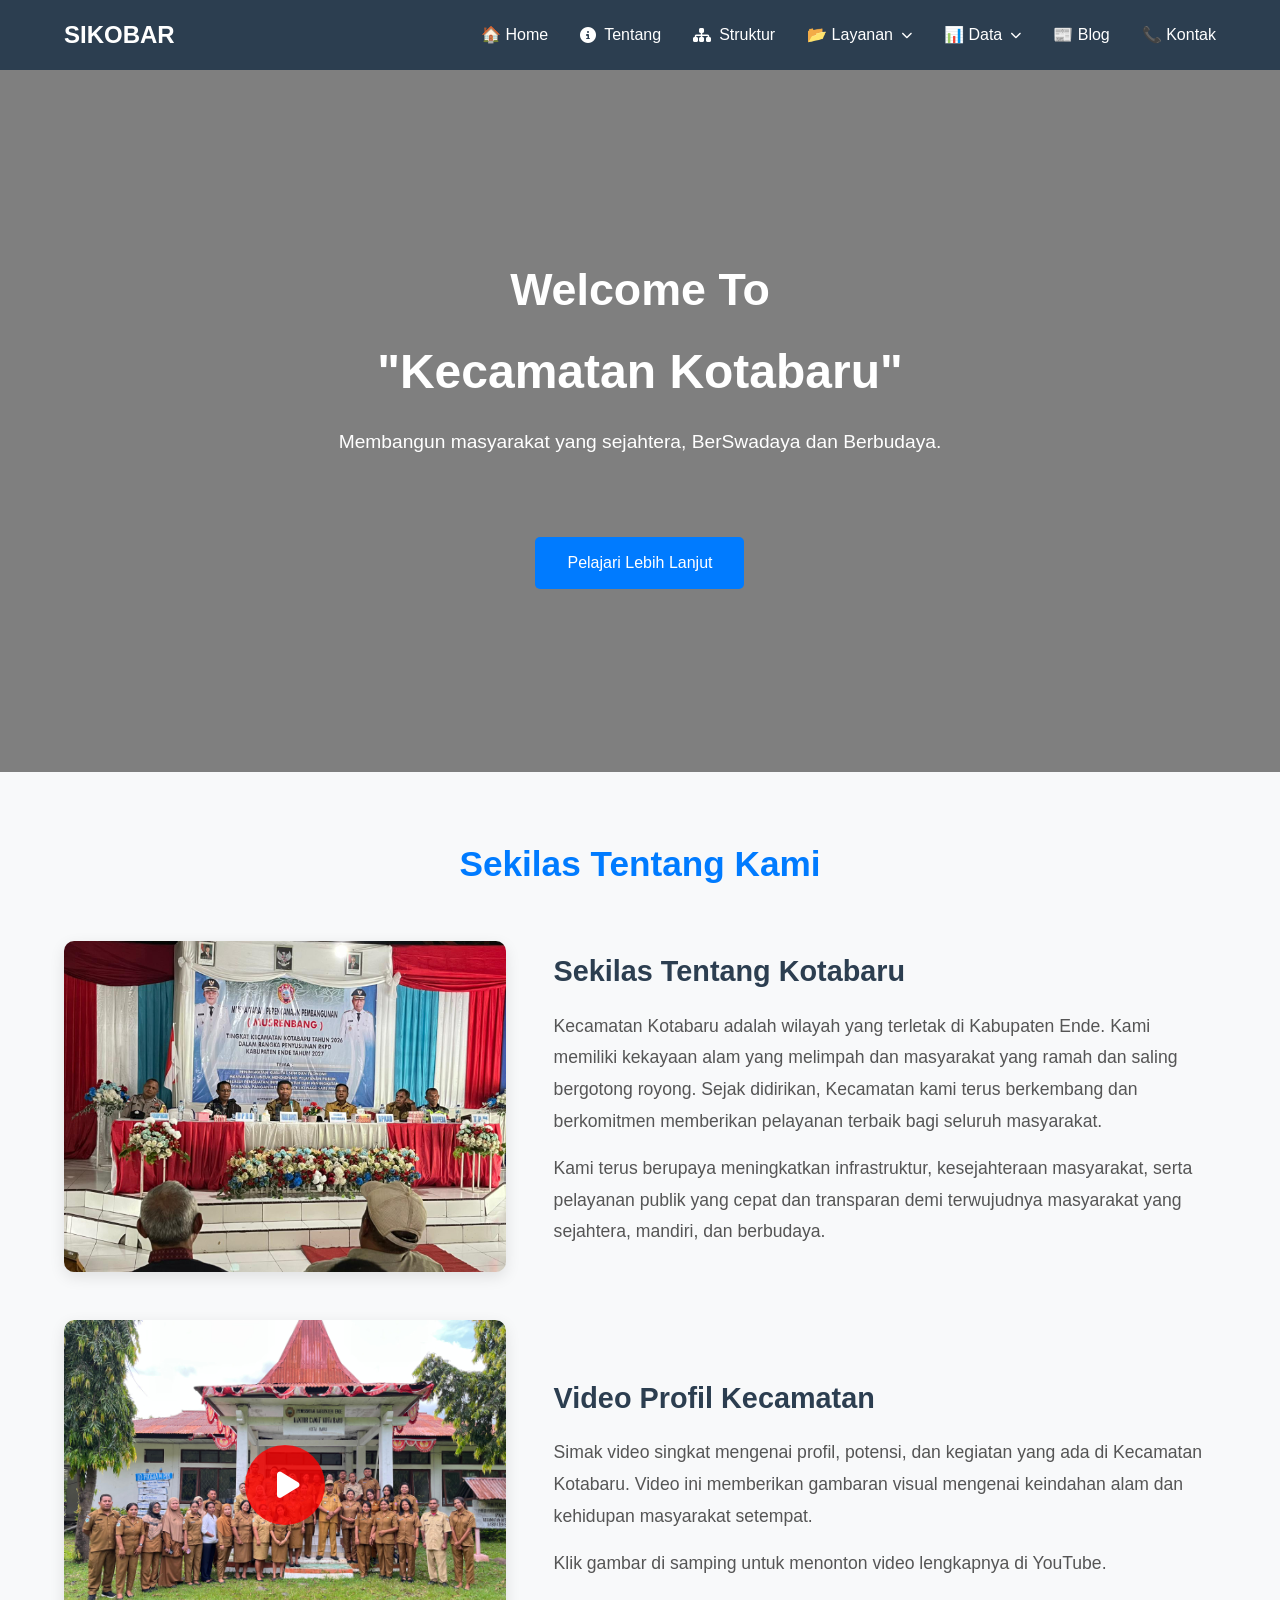
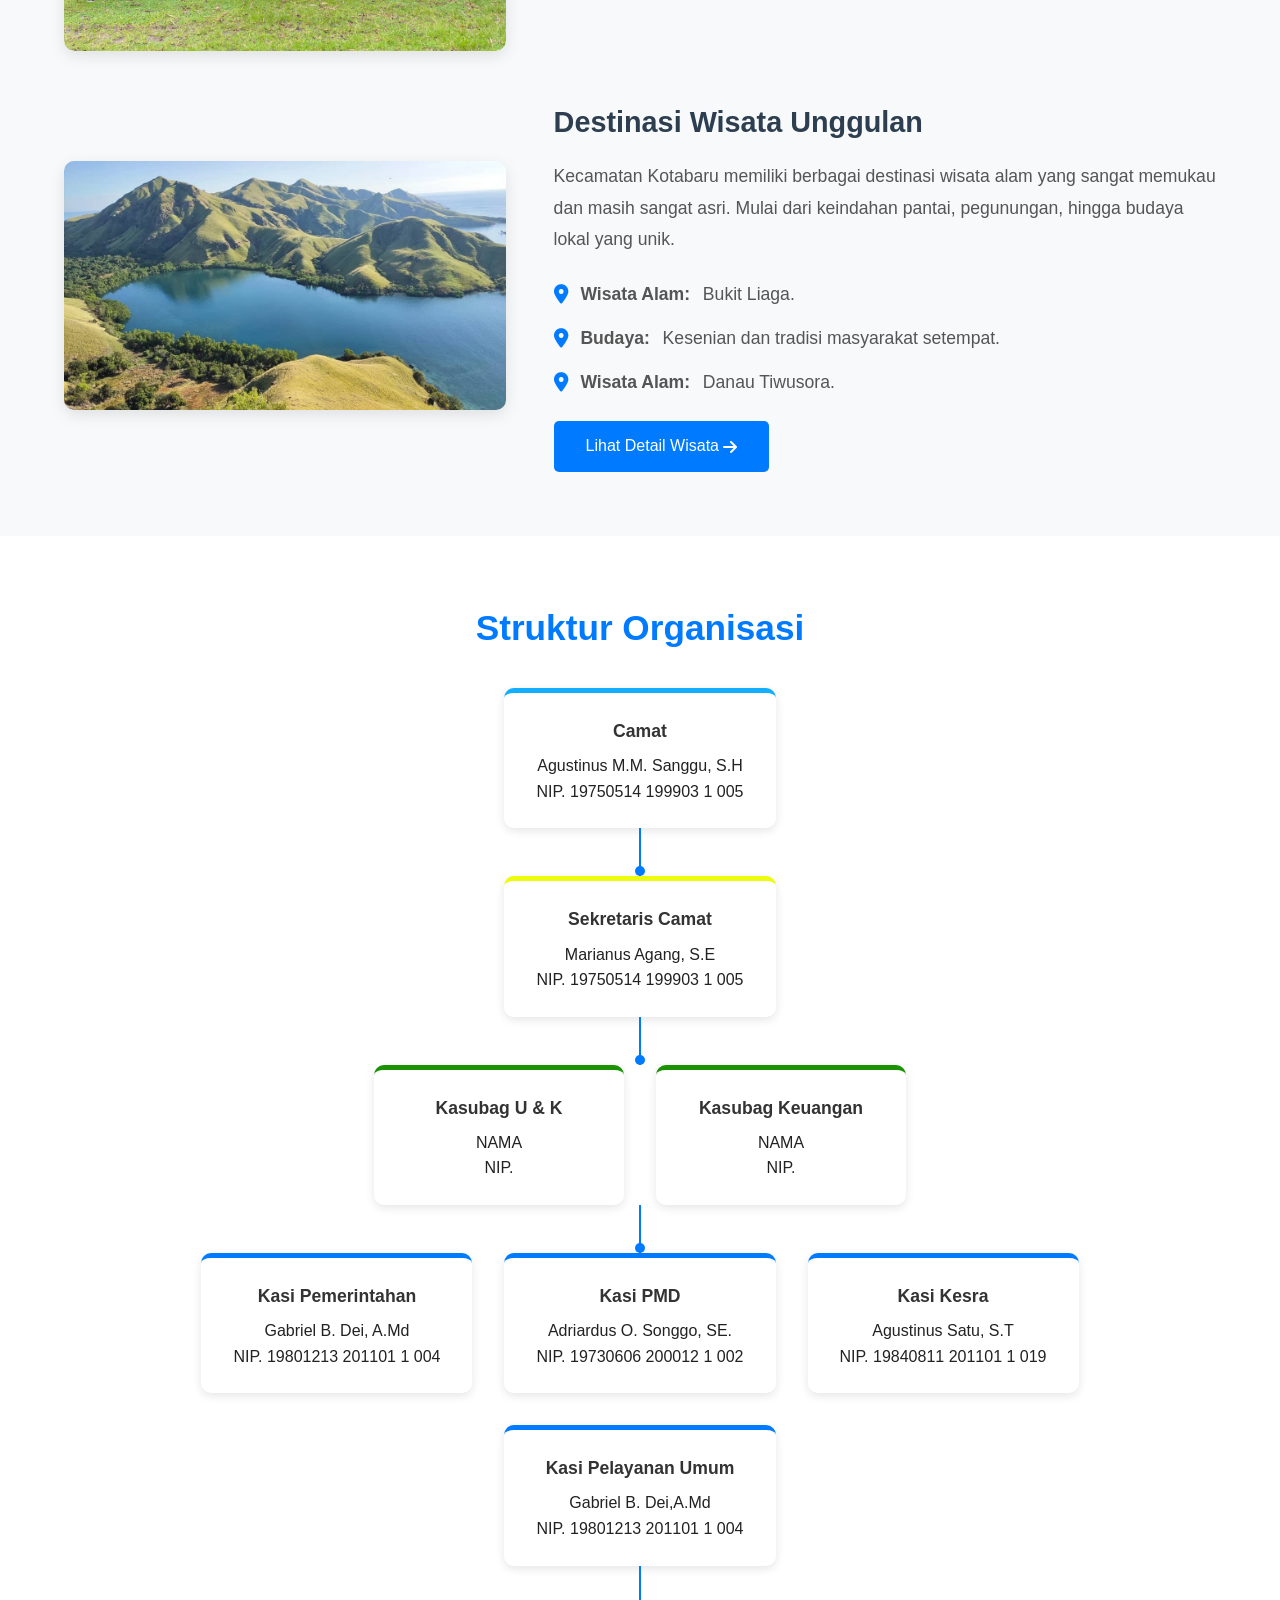
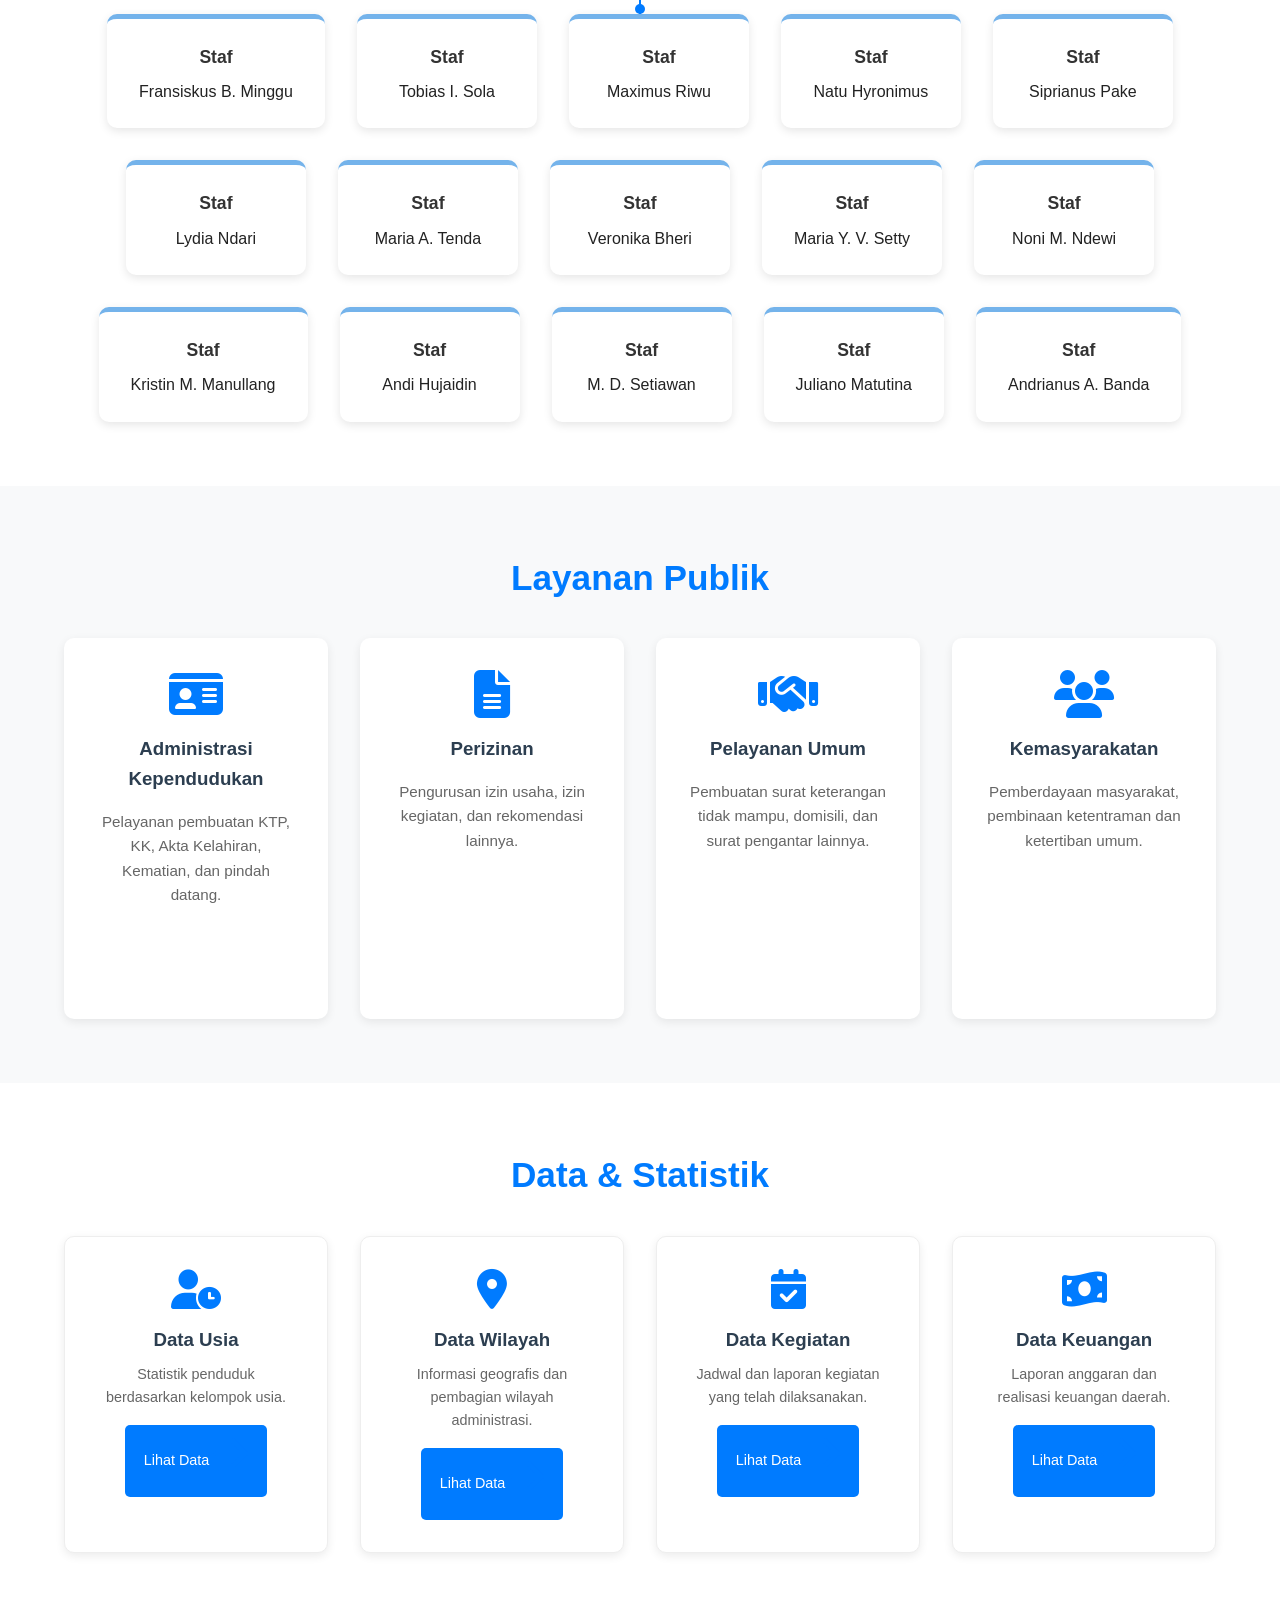
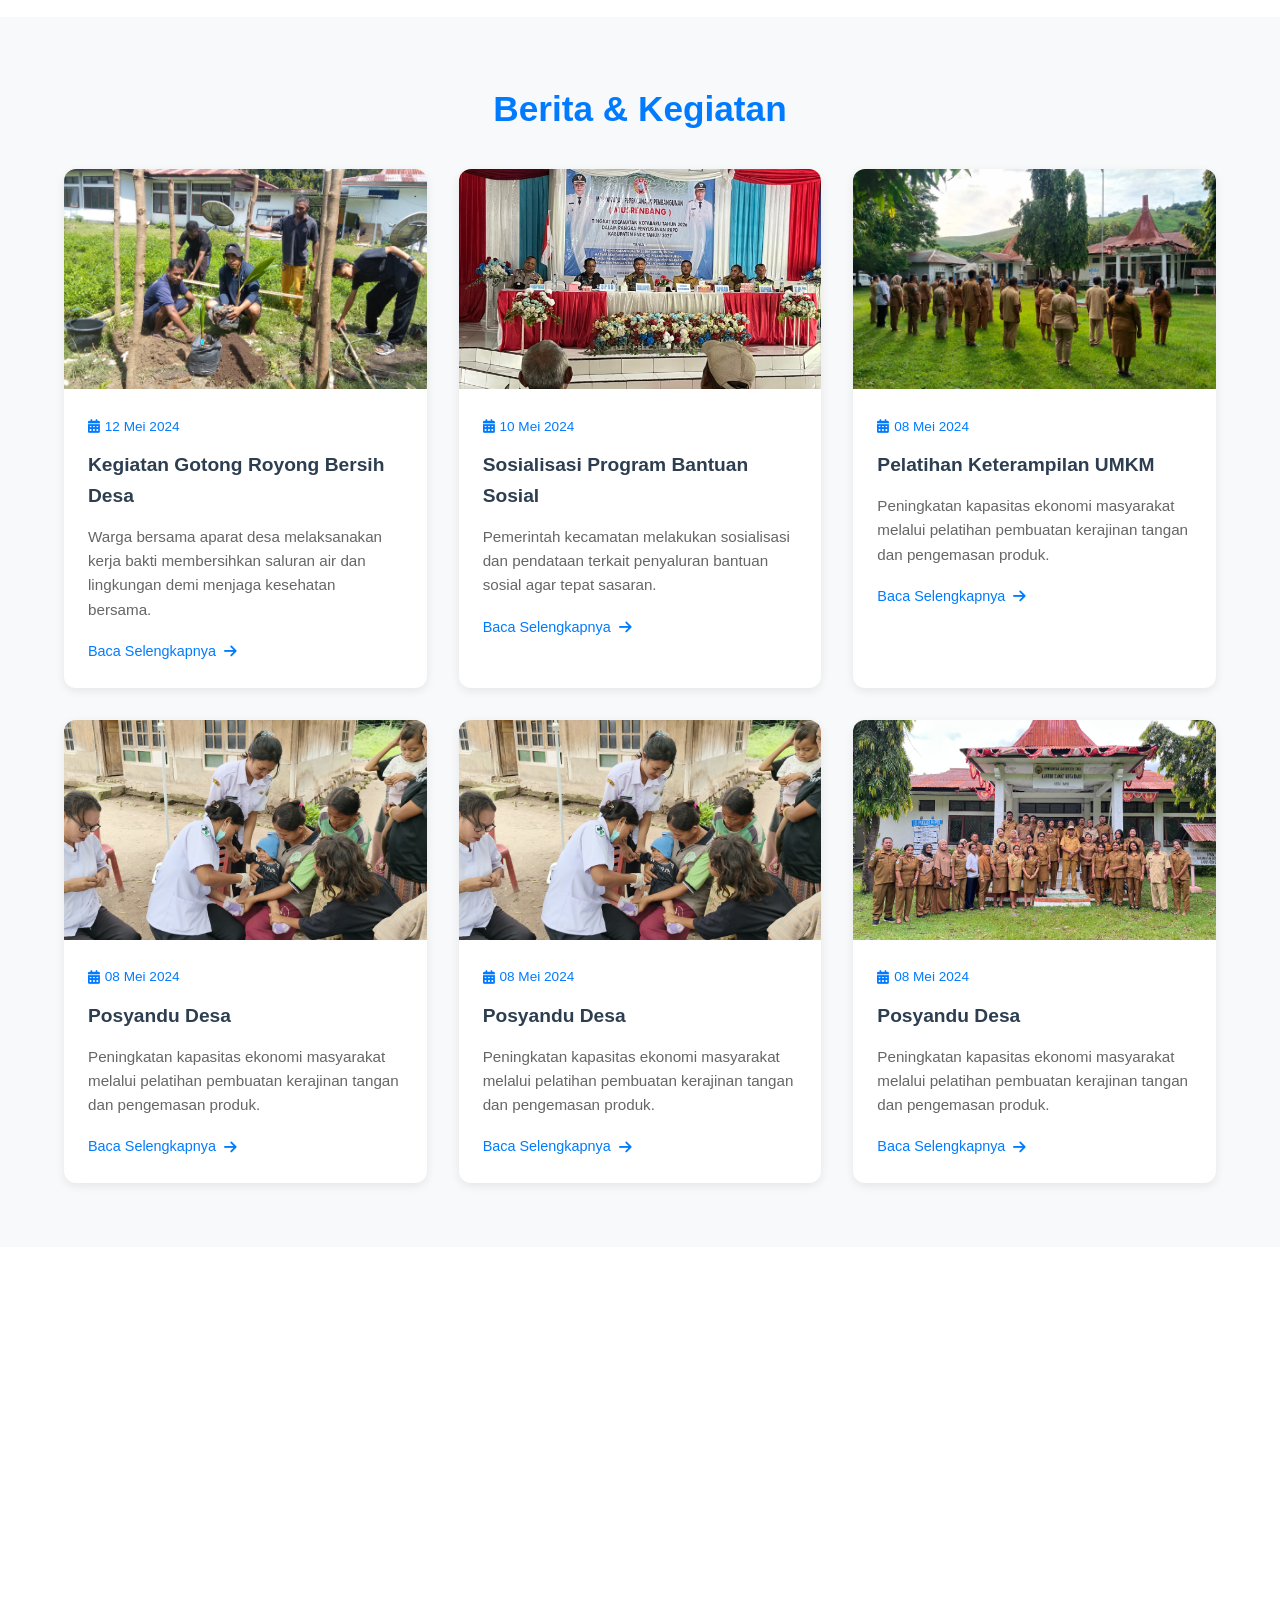
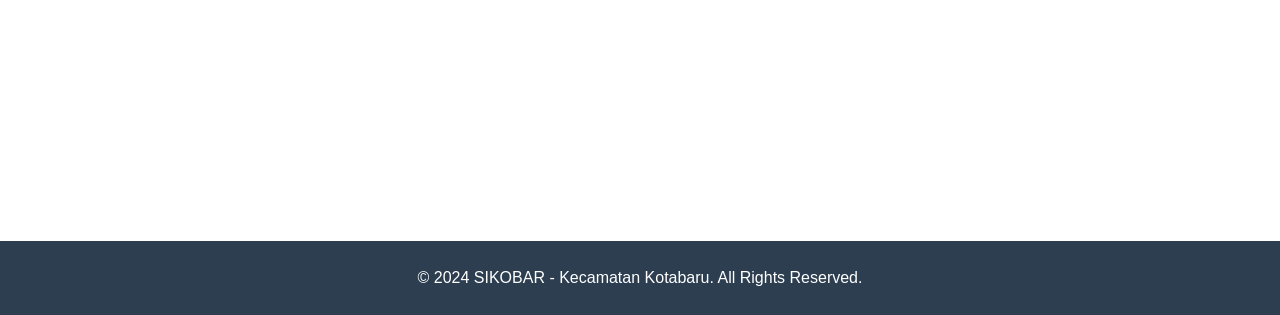
<file: index.html>
<!DOCTYPE html>
<html lang="id">
<head>
    <meta charset="UTF-8">
    <meta name="viewport" content="width=device-width, initial-scale=1.0">
    <title>SIKOBAR - Kecamatan Kotabaru</title>
    <link rel="stylesheet" href="style.css">
    <link rel="stylesheet" href="https://cdnjs.cloudflare.com/ajax/libs/font-awesome/6.4.0/css/all.min.css">
</head>
<body>
    <!-- Header & Navigasi -->
    <header class="header">
        <div class="container">
            <div class="logo">
                <h1>SIKOBAR</h1>
            </div>
            <nav class="navbar">
                <ul>
                    <li><a href="#home">🏠 Home</a></li>
                    <li><a href="#tentang"><i class="fas fa-info-circle"></i> Tentang</a></li>
                    <li><a href="#struktur"><i class="fas fa-sitemap"></i> Struktur</a></li>
                    
                    <!-- Menu Layanan dengan Dropdown -->
                    <li class="dropdown">
                        <a href="#" class="dropbtn">📂 Layanan 
                            <i class="fas fa-chevron-down arrow"></i>
                        </a>
                        <ul class="dropdown-menu">
                            <li><a href="#layanan"><i class="fas fa-id-card"></i> Administrasi Kependudukan</a></li>
                            <li><a href="#layanan"><i class="fas fa-file-alt"></i> Perizinan</a></li>
                            <li><a href="#layanan"><i class="fas fa-handshake"></i> Pelayanan Umum</a></li>
                            <li><a href="#layanan"><i class="fas fa-users"></i> Kemasyarakatan</a></li>
                        </ul>
                    </li>

                    <!-- Menu Data dengan Dropdown -->
                    <li class="dropdown">
                        <a href="#" class="dropbtn">📊 Data 
                            <i class="fas fa-chevron-down arrow"></i>
                        </a>
                        <ul class="dropdown-menu">
                            <li><a href="#data"><i class="fas fa-user-clock"></i> Data Usia</a></li>
                            <li><a href="#data"><i class="fas fa-map-marker-alt"></i> Data Wilayah</a></li>
                            <li><a href="#data"><i class="fas fa-calendar-check"></i> Data Kegiatan</a></li>
                            <li><a href="#data"><i class="fas fa-money-bill-wave"></i> Data Keuangan</a></li>
                        </ul>
                    </li>

                    <li><a href="#blog">📰 Blog</a></li>
                    <li><a href="#kontak">📞 Kontak</a></li>
                </ul>
            </nav>
        </div>
    </header>

    <!-- Hero Section -->
    <section class="hero" id="home">
        <div class="hero-content">
            <h2>Welcome To</h2>
            <h1>"Kecamatan Kotabaru"</h1>
            <p>Membangun masyarakat yang sejahtera, BerSwadaya dan Berbudaya.</p>
            <a href="#tentang" class="btn">Pelajari Lebih Lanjut</a>
        </div>
    </section>

    <!-- Tentang Kami -->
    <section class="about" id="tentang">
        <div class="container">
            <h2 class="section-title">Sekilas Tentang Kami</h2>

            <!-- BAGIAN 1: SEKILAS TENTANG KOTABARU -->
            <div class="about-content">
                <div class="about-img">
                    <img src="assets/Musrenbangcam.jpg" alt="Pemandangan Kotabaru">
                </div>
                <div class="about-text">
                    <h3>Sekilas Tentang Kotabaru</h3>
                    <p>Kecamatan Kotabaru adalah wilayah yang terletak di Kabupaten Ende. Kami memiliki kekayaan alam yang melimpah dan masyarakat yang ramah dan saling bergotong royong. Sejak didirikan, Kecamatan kami terus berkembang dan berkomitmen memberikan pelayanan terbaik bagi seluruh masyarakat.</p>
                    <p>Kami terus berupaya meningkatkan infrastruktur, kesejahteraan masyarakat, serta pelayanan publik yang cepat dan transparan demi terwujudnya masyarakat yang sejahtera, mandiri, dan berbudaya.</p>
                </div>
            </div>

            <!-- BAGIAN 2: VIDEO YOUTUBE -->
            <div class="about-content reverse"> <!-- reverse biar posisi kanan-kiri tukar -->
                <div class="about-text">
                    <h3>Video Profil Kecamatan</h3>
                    <p>Simak video singkat mengenai profil, potensi, dan kegiatan yang ada di Kecamatan Kotabaru. Video ini memberikan gambaran visual mengenai keindahan alam dan kehidupan masyarakat setempat.</p>
                    <p>Klik gambar di samping untuk menonton video lengkapnya di YouTube.</p>
                </div>
                <div class="about-img">
                    <!-- Thumbnail YouTube yang bisa diklik -->
                    <a href="https://www.youtube.com/watch?v=ID_VIDEO_KAMU" target="_blank" rel="noopener noreferrer">
                        <img src="assets/Upacara Bendera.jpg" alt="Video Profil Kotabaru" style="cursor: pointer; border-radius: 10px;">
                        <div class="play-button">
                            <i class="fas fa-play"></i>
                        </div>
                    </a>
                </div>
            </div>

            <!-- BAGIAN 3: DESTINASI WISATA -->
            <div class="about-content">
                <div class="about-img">
                    <img src="assets/tentang-bukit liaga.jpg" alt="Destinasi Wisata">
                </div>
                <div class="about-text">
                    <h3>Destinasi Wisata Unggulan</h3>
                    <p>Kecamatan Kotabaru memiliki berbagai destinasi wisata alam yang sangat memukau dan masih sangat asri. Mulai dari keindahan pantai, pegunungan, hingga budaya lokal yang unik.</p>
                    <ul class="wisata-list">
                        <li><i class="fas fa-map-marker-alt"></i> <strong>Wisata Alam:</strong> Bukit Liaga.</li>
                        <li><i class="fas fa-map-marker-alt"></i> <strong>Budaya:</strong> Kesenian dan tradisi masyarakat setempat.</li>
                        <li><i class="fas fa-map-marker-alt"></i> <strong>Wisata Alam:</strong> Danau Tiwusora.</li>
                    </ul>
                    <a href="wisata.html" class="btn">Lihat Detail Wisata <i class="fas fa-arrow-right"></i></a>
                </div>
            </div>

        </div>
    </section>

    <!-- Struktur Organisasi -->
    <section class="struktur" id="struktur">
        <div class="container">
            <h2 class="section-title">Struktur Organisasi</h2>
            <div class="struktur-container">
                <!-- Level 1: Camat -->
                <div class="struktur-level level-1">
                    <div class="struktur-card camat">
                        <h3>Camat</h3>
                        <p>Agustinus M.M. Sanggu, S.H</p>
                        <p>NIP. 19750514 199903 1 005</p>
                    </div>
                </div>

                <!-- Level 2: Sekretaris Camat (Tengah) -->
                <div class="struktur-level level-2">
                    <div class="struktur-card sekcam">
                        <h3>Sekretaris Camat</h3>
                        <p>Marianus Agang, S.E</p>
                        <p>NIP. 19750514 199903 1 005</p>
                    </div>
                </div>

                
                <!-- Level 3: Kasubag -->
                <div class="struktur-level level-3">
                    <div class="struktur-card Kasubag">
                        <h3>Kasubag U & K</h3>
                        <p>NAMA</p>
                        <p>NIP. </p>
                    </div>
                    <div class="struktur-card Kasubag">
                        <h3>Kasubag Keuangan</h3>
                        <p>NAMA</p>
                        <p>NIP. </p>
                    </div>
                </div>


                <!-- Level 4: Kasi-Kasi -->
                <div class="struktur-level level-4">
                    <div class="struktur-card">
                        <h3>Kasi Pemerintahan</h3>
                        <p>Gabriel B. Dei, A.Md</p>
                        <p>NIP. 19801213 201101 1 004</p>
                    </div>
                    <div class="struktur-card">
                        <h3>Kasi PMD</h3>
                        <p>Adriardus O. Songgo, SE.</p>
                        <p>NIP. 19730606 200012 1 002</p>
                    </div>
                    <div class="struktur-card">
                        <h3>Kasi Kesra</h3>
                        <p>Agustinus Satu, S.T</p>
                        <p>NIP. 19840811 201101 1 019</p>
                    </div>
                    <div class="struktur-card">
                        <h3>Kasi Pelayanan Umum</h3>
                        <p>Gabriel B. Dei,A.Md</p>
                        <p>NIP. 19801213 201101 1 004</p>
                    </div>
                </div>


                <!-- Level 5: Staf -->
                <div class="struktur-level level-5">
                    <div class="struktur-card staf">
                        <h3>Staf</h3>
                        <p>Fransiskus B. Minggu</p>
                    </div>
                    <div class="struktur-card staf">
                        <h3>Staf</h3>
                        <p>Tobias I. Sola</p>
                    </div>
                    <div class="struktur-card staf">
                        <h3>Staf</h3>
                        <p>Maximus Riwu</p>
                    </div>
                    <div class="struktur-card staf">
                        <h3>Staf</h3>
                        <p>Natu Hyronimus</p>
                    </div>
                     <div class="struktur-card staf">
                        <h3>Staf</h3>
                        <p>Siprianus Pake</p>
                    </div>
                    <div class="struktur-card staf">
                        <h3>Staf</h3>
                        <p>Lydia Ndari</p>
                    </div>
                    <div class="struktur-card staf">
                        <h3>Staf</h3>
                        <p>Maria A. Tenda</p>
                    </div>
                    <div class="struktur-card staf">
                        <h3>Staf</h3>
                        <p>Veronika Bheri</p>
                    </div>
                    <div class="struktur-card staf">
                        <h3>Staf</h3>
                        <p>Maria Y. V. Setty</p>
                    </div>
                    <div class="struktur-card staf">
                        <h3>Staf</h3>
                        <p>Noni M. Ndewi</p>
                    </div>
                    <div class="struktur-card staf">
                        <h3>Staf</h3>
                        <p>Kristin M. Manullang</p>
                    </div>
                    <div class="struktur-card staf">
                        <h3>Staf</h3>
                        <p>Andi Hujaidin</p>
                    </div>
                    <div class="struktur-card staf">
                        <h3>Staf</h3>
                        <p>M. D. Setiawan</p>
                    </div>
                    <div class="struktur-card staf">
                        <h3>Staf</h3>
                        <p>Juliano Matutina</p>
                    </div>
                    <div class="struktur-card staf">
                        <h3>Staf</h3>
                        <p>Andrianus A. Banda</p>
                    </div>
                </div>
            </div>
        </div>
    </section>

    <!-- Layanan -->
    <section class="layanan" id="layanan">
        <div class="container">
            <h2 class="section-title">Layanan Publik</h2>
            <div class="layanan-grid">
                <div class="layanan-card">
                    <i class="fas fa-id-card"></i>
                    <h3>Administrasi Kependudukan</h3>
                    <p>Pelayanan pembuatan KTP, KK, Akta Kelahiran, Kematian, dan pindah datang.</p>
                    <a href="adminduk.html" class="link-detail">Lihat Detail <i class="fas fa-arrow-right"></i></a>
                </div>

                <div class="layanan-card">
                    <i class="fas fa-file-alt"></i>
                    <h3>Perizinan</h3>
                    <p>Pengurusan izin usaha, izin kegiatan, dan rekomendasi lainnya.</p>
                    <a href="perizinan.html" class="link-detail">Lihat Detail <i class="fas fa-arrow-right"></i></a>
                </div>

                <div class="layanan-card">
                    <i class="fas fa-handshake"></i>
                    <h3>Pelayanan Umum</h3>
                    <p>Pembuatan surat keterangan tidak mampu, domisili, dan surat pengantar lainnya.</p>
                    <a href="umum.html" class="link-detail">Lihat Detail <i class="fas fa-arrow-right"></i></a>
                </div>

                <div class="layanan-card">
                    <i class="fas fa-users"></i>
                    <h3>Kemasyarakatan</h3>
                    <p>Pemberdayaan masyarakat, pembinaan ketentraman dan ketertiban umum.</p>
                    <a href="kemasyarakatan.html" class="link-detail">Lihat Detail <i class="fas fa-arrow-right"></i></a>
                </div>
            </div>
        </div>
    </section>

    <!-- Modal Box Detail Layanan -->
    <div id="modal-adminduk" class="modal">
        <div class="modal-content">
            <span class="close" onclick="tutupModal('modal-adminduk')">&times;</span>
            <h3>Administrasi Kependudukan</h3>
            <div class="modal-body">
                <h4>Deskripsi Layanan</h4>
                <p>Layanan ini meliputi pengurusan dokumen kependudukan yang menjadi hak dan kewajiban setiap warga negara. Pelayanan dilakukan dengan cepat, akurat, dan transparan.</p>
                
                <h4>Jenis Layanan & Persyaratan</h4>
                <table class="table-layanan">
                    <thead>
                        <tr>
                            <th>No</th>
                            <th>Jenis Layanan</th>
                            <th>Persyaratan Utama</th>
                            <th>Waktu Proses</th>
                        </tr>
                    </thead>
                    <tbody>
                        <tr>
                            <td>1</td>
                            <td>Pembuatan KTP-Elektronik</td>
                            <td>Surat Keterangan RT/RW, Kartu Keluarga Asli, Akta kelahiran, Pas foto berwarna ukuran 3x4, Surat keterangan kehilangan dari kepolisian jika KTP hilang, Dokumen pendukung perubahan data seperti akta nikah jika ada perubahan status perkawinan.</td>
                            <td>1 x 24 Jam</td>
                        </tr>
                        <tr>
                            <td>2</td>
                            <td>Pencatatan Akta Kelahiran</td>
                            <td>Surat keterangan lahir dari dokter/bidan/penolong kelahiran, Akta nikah atau kutipan akta perkawinan pemohon, Kartu keluarga, KTP orang tua/wali/pelapor.</td>
                            <td>Max 3 Hari</td>
                        </tr>
                        <tr>
                            <td>3</td>
                            <td>Pembuatan / Perubahan KK</td>
                            <td>Kartu Keluarga Lama, KTP, Akta Kelahiran, Akta Kematian jika ada anggota keluarga yang meninggal, diperlukan untuk mencatat kematian tersebut, Akta Pernikahan diperlukan jika ada perubahan status perkawinan, Surat Pindah jika alamat tempat tinggal berubah.</td>
                            <td>1 Hari Kerja</td>
                        </tr>
                        <tr>
                            <td>3</td>
                            <td>Pindah Datang</td>
                            <td>Surat Keterangan Pindah Asal</td>
                            <td>Max 2 Hari</td>
                        </tr>
                    </tbody>
                </table>
            </div>
        </div>
    </div>

    <div id="modal-perizinan" class="modal">
        <div class="modal-content">
            <span class="close" onclick="tutupModal('modal-perizinan')">&times;</span>
            <h3>Perizinan</h3>
            <div class="modal-body">
                <h4>Tujuan Layanan</h4>
                <p>Memberikan kemudahan bagi masyarakat dan pelaku usaha dalam memperoleh izin kegiatan atau usaha sesuai peraturan perundang-undangan yang berlaku.</p>
                
                <h4>Daftar Izin yang Dapat Diajukan:</h4>
                <ul>
                    <li>✅ Izin Mendirikan Bangunan (IMB)</li>
                    <li>✅ Izin Usaha Mikro dan Kecil (IUMK)</li>
                    <li>✅ Surat Keterangan Tempat Usaha</li>
                    <li>✅ Rekomendasi Izin Keramaian/Kegiatan</li>
                </ul>
            </div>
        </div>
    </div>

    <div id="modal-umum" class="modal">
        <div class="modal-content">
            <span class="close" onclick="tutupModal('modal-umum')">&times;</span>
            <h3>Pelayanan Umum</h3>
            <div class="modal-body">
                <h4>Ruang Lingkup</h4>
                <p>Pelayanan administrasi umum yang bersifat administratif dan mendukung kebutuhan dasar warga dalam berbagai keperluan.</p>
                
                <h4>Contoh Formulir Surat:</h4>
                <table class="table-layanan">
                    <tr>
                        <th>Nama Surat</th>
                        <th>Kegunaan</th>
                    </tr>
                    <tr>
                        <td>Surat Keterangan Tidak Mampu</td>
                        <td>Untuk beasiswa, bantuan sosial, kesehatan</td>
                    </tr>
                    <tr>
                        <td>Surat Keterangan Domisili</td>
                        <td>Untuk keperluan bank, sekolah, usaha</td>
                    </tr>
                    <tr>
                        <td>Surat Pengantar SKCK</td>
                        <td>Untuk melamar pekerjaan</td>
                    </tr>
                </table>
            </div>
        </div>
    </div>

    <div id="modal-kemasyarakatan" class="modal">
        <div class="modal-content">
            <span class="close" onclick="tutupModal('modal-kemasyarakatan')">&times;</span>
            <h3>Kemasyarakatan</h3>
            <div class="modal-body">
                <h4>Maksud dan Tujuan</h4>
                <p>Mewujudkan masyarakat yang rukun, damai, dan partisipatif dalam pembangunan serta menjaga keamanan dan ketertiban lingkungan.</p>

                <h4>Program Unggulan:</h4>
                <div class="program-list">
                    <div class="program-item">
                        <h5>🔹 Pembinaan Keamanan</h5>
                        <p>Koordinasi dengan Linmas dan Babinsa untuk pengamanan wilayah.</p>
                    </div>
                    <div class="program-item">
                        <h5>🔹 Pemberdayaan Masyarakat</h5>
                        <p>Pelatihan keterampilan, UMKM, dan peningkatan ekonomi keluarga.</p>
                    </div>
                    <div class="program-item">
                        <h5>🔹 Penanganan Konflik Sosial</h5>
                        <p>Mediasi dan penyelesaian masalah antar warga secara musyawarah.</p>
                    </div>
                </div>
            </div>
        </div>
    </div>

    <!-- Data -->
    <section class="data-section" id="data">
        <div class="container">
            <h2 class="section-title">Data & Statistik</h2>
            <div class="data-grid">
                <div class="data-card">
                    <i class="fas fa-user-clock"></i>
                    <h3>Data Usia</h3>
                    <p>Statistik penduduk berdasarkan kelompok usia.</p>
                    <a href="usia.html" class="btn-small">Lihat Data <i class="fas fa-arrow-right"></i></a>
                </div>

                <div class="data-card">
                    <i class="fas fa-map-marker-alt"></i>
                    <h3>Data Wilayah</h3>
                    <p>Informasi geografis dan pembagian wilayah administrasi.</p>
                    <a href="wilayah.html" class="btn-small">Lihat Data <i class="fas fa-arrow-right"></i></a>
                </div>

                <div class="data-card">
                    <i class="fas fa-calendar-check"></i>
                    <h3>Data Kegiatan</h3>
                    <p>Jadwal dan laporan kegiatan yang telah dilaksanakan.</p>
                    <a href="kegiatan.html" class="btn-small">Lihat Data <i class="fas fa-arrow-right"></i></a>
                </div>

                <div class="data-card">
                    <i class="fas fa-money-bill-wave"></i>
                    <h3>Data Keuangan</h3>
                    <p>Laporan anggaran dan realisasi keuangan daerah.</p>
                    <a href="keuangan.html" class="btn-small">Lihat Data <i class="fas fa-arrow-right"></i></a>
                </div>
            </div>
        </div>
    </section>

    <!-- Blog / Berita -->
    <section class="blog" id="blog">
        <div class="container">
            <h2 class="section-title">Berita & Kegiatan</h2>
            <div class="blog-grid">
                <div class="blog-card">
                    <div class="blog-img">
                        <img src="assets/Bakti.jpg" alt="Gotong Royong">
                    </div>
                    <div class="blog-content">
                        <span class="date"><i class="fas fa-calendar-alt"></i> 12 Mei 2024</span>
                        <h3>Kegiatan Gotong Royong Bersih Desa</h3>
                        <p>Warga bersama aparat desa melaksanakan kerja bakti membersihkan saluran air dan lingkungan demi menjaga kesehatan bersama.</p>
                        <a href="berita1.html" class="read-more">Baca Selengkapnya <i class="fas fa-arrow-right"></i></a>
                    </div>
                </div>

                <div class="blog-card">
                    <div class="blog-img">
                        <img src="assets/Musrenbangcam.jpg" alt="Sosialisasi">
                    </div>
                    <div class="blog-content">
                        <span class="date"><i class="fas fa-calendar-alt"></i> 10 Mei 2024</span>
                        <h3>Sosialisasi Program Bantuan Sosial</h3>
                        <p>Pemerintah kecamatan melakukan sosialisasi dan pendataan terkait penyaluran bantuan sosial agar tepat sasaran.</p>
                        <a href="berita2.html" class="read-more">Baca Selengkapnya <i class="fas fa-arrow-right"></i></a>
                    </div>
                </div>

                <div class="blog-card">
                    <div class="blog-img">
                        <img src="assets/Upacara.jpg" alt="Pelatihan UMKM">
                    </div>
                    <div class="blog-content">
                        <span class="date"><i class="fas fa-calendar-alt"></i> 08 Mei 2024</span>
                        <h3>Pelatihan Keterampilan UMKM</h3>
                        <p>Peningkatan kapasitas ekonomi masyarakat melalui pelatihan pembuatan kerajinan tangan dan pengemasan produk.</p>
                        <a href="berita3.html" class="read-more">Baca Selengkapnya <i class="fas fa-arrow-right"></i></a>
                    </div>
                </div>

                <div class="blog-card">
                    <div class="blog-img">
                        <img src="assets/puskesmas.jpg" alt="Posyandu">
                    </div>
                    <div class="blog-content">
                        <span class="date"><i class="fas fa-calendar-alt"></i> 08 Mei 2024</span>
                        <h3>Posyandu Desa</h3>
                        <p>Peningkatan kapasitas ekonomi masyarakat melalui pelatihan pembuatan kerajinan tangan dan pengemasan produk.</p>
                        <a href="berita3.html" class="read-more">Baca Selengkapnya <i class="fas fa-arrow-right"></i></a>
                    </div>
                </div>

                <div class="blog-card">
                    <div class="blog-img">
                        <img src="assets/puskesmas.jpg" alt="Posyandu">
                    </div>
                    <div class="blog-content">
                        <span class="date"><i class="fas fa-calendar-alt"></i> 08 Mei 2024</span>
                        <h3>Posyandu Desa</h3>
                        <p>Peningkatan kapasitas ekonomi masyarakat melalui pelatihan pembuatan kerajinan tangan dan pengemasan produk.</p>
                        <a href="berita3.html" class="read-more">Baca Selengkapnya <i class="fas fa-arrow-right"></i></a>
                    </div>
                </div>

                <div class="blog-card">
                    <div class="blog-img">
                        <img src="assets/Upacara Bendera.jpg" alt="Posyandu">
                    </div>
                    <div class="blog-content">
                        <span class="date"><i class="fas fa-calendar-alt"></i> 08 Mei 2024</span>
                        <h3>Posyandu Desa</h3>
                        <p>Peningkatan kapasitas ekonomi masyarakat melalui pelatihan pembuatan kerajinan tangan dan pengemasan produk.</p>
                        <a href="berita3.html" class="read-more">Baca Selengkapnya <i class="fas fa-arrow-right"></i></a>
                    </div>
                </div>
            </div>
        </div>
    </section>

    <!-- Kontak -->
    <section class="kontak" id="kontak">
        <div class="container">
            <h2 class="section-title">Hubungi Kami</h2>
            <div class="kontak-container">
                <div class="kontak-info">
                    <div class="kontak-item">
                        <i class="fas fa-map-marker-alt"></i>
                        <div>
                            <h4>Alamat</h4>
                            <p>Jl. Trans Utara Ende - Maumere KM 119, Kab. Ende, Nusa Tenggara Timur</p>
                        </div>
                    </div>
                    <div class="kontak-item">
                        <i class="fas fa-phone"></i>
                        <div>
                            <h4>Telepon</h4>
                            <p>(0381) xxx-xxx</p>
                        </div>
                    </div>
                    <div class="kontak-item">
                        <i class="fas fa-envelope"></i>
                        <div>
                            <h4>Email</h4>
                            <p>kotabaru@ende.go.id</p>
                        </div>
                    </div>
                    <div class="kontak-item">
                        <i class="fas fa-clock"></i>
                        <div>
                            <h4>Jam Kerja</h4>
                            <p>Senin - Jumat: 08.00 - 16.00 WITA</p>
                        </div>
                    </div>
                </div>
                <form class="kontak-form">
                    <input type="text" placeholder="Nama Anda" required>
                    <input type="email" placeholder="Email Anda" required>
                    <textarea placeholder="Pesan Anda" rows="5" required></textarea>
                    <button type="submit" class="btn">Kirim Pesan</button>
                </form>
            </div>
        </div>
    </section>

    <!-- Footer -->
    <footer class="footer">
        <div class="container">
            <p>&copy; 2024 SIKOBAR - Kecamatan Kotabaru. All Rights Reserved.</p>
        </div>
    </footer>
</body>
<script>
    // ==========================================
    // 1. Fungsi Dropdown (Muncul saat diklik)
    // ==========================================
    const dropdowns = document.querySelectorAll('.dropdown');

    dropdowns.forEach(dropdown => {
        const menu = dropdown.querySelector('.dropdown-menu');
        const toggle = dropdown.querySelector('a');

        // Sembunyikan dropdown di awal
        menu.style.display = 'none';

        // Event klik pada menu dropdown
        toggle.addEventListener('click', function(e) {
            e.preventDefault(); // Mencegah link berjalan

            // Tutup dropdown lain yang terbuka
            dropdowns.forEach(other => {
                if(other !== dropdown) {
                    other.querySelector('.dropdown-menu').style.display = 'none';
                }
            });

            // Toggle tampilkan/sembunyikan yang diklik
            if(menu.style.display === 'none' || menu.style.display === '') {
                menu.style.display = 'block';
            } else {
                menu.style.display = 'none';
            }
        });
    });

    // Tutup dropdown jika klik di luar area
    document.addEventListener('click', function(e) {
        if(!e.target.closest('.dropdown')) {
            document.querySelectorAll('.dropdown-menu').forEach(menu => {
                menu.style.display = 'none';
            });
        }
    });


    // ==========================================
    // 2. Smooth Scroll saat klik menu navigasi
    // ==========================================
    document.querySelectorAll('a[href^="#"]').forEach(anchor => {
        anchor.addEventListener('click', function (e) {
            e.preventDefault();

            const targetId = this.getAttribute('href');
            if(targetId === '#') return;

            const targetElement = document.querySelector(targetId);
            if(targetElement) {
                window.scrollTo({
                    top: targetElement.offsetTop - 80, // Jarak dari atas agar tidak tertutup navbar
                    behavior: 'smooth'
                });

                // Tutup dropdown setelah klik
                document.querySelectorAll('.dropdown-menu').forEach(menu => {
                    menu.style.display = 'none';
                });
            }
        });
    });


    // ==========================================
    // 3. Efek Navbar Berubah Warna saat Scroll
    // ==========================================
    window.addEventListener('scroll', function() {
        const header = document.querySelector('.header');
        if(window.scrollY > 50) {
            header.style.backgroundColor = 'rgba(44, 62, 80, 0.95)';
            header.style.boxShadow = '0 2px 10px rgba(0,0,0,0.1)';
        } else {
            header.style.backgroundColor = '#2c3e50';
            header.style.boxShadow = 'none';
        }
    });


    // ==========================================
    // 4. Efek Muncul Bertahap saat Scroll (Fade In)
    // ==========================================
    const observerOptions = {
        threshold: 0.1,
        rootMargin: "0px 0px -50px 0px"
    };

    const observer = new IntersectionObserver(function(entries) {
        entries.forEach(entry => {
            if(entry.isIntersecting) {
                entry.target.style.opacity = '1';
                entry.target.style.transform = 'translateY(0)';
            }
        });
    }, observerOptions);

    // Terapkan efek ke semua section
    document.querySelectorAll('section').forEach(section => {
        section.style.opacity = '0';
        section.style.transform = 'translateY(30px)';
        section.style.transition = 'opacity 0.8s ease, transform 0.8s ease';
        observer.observe(section);
    });


    // ==========================================
    // 5. Animasi pada Card saat dihover
    // ==========================================
    const cards = document.querySelectorAll('.layanan-card, .data-card, .blog-card, .struktur-card');
    cards.forEach(card => {
        card.addEventListener('mouseenter', function() {
            this.style.transition = 'all 0.3s ease';
            this.style.transform = 'translateY(-10px) scale(1.02)';
            this.style.boxShadow = '0 10px 25px rgba(0,123,255,0.2)';
        });

        card.addEventListener('mouseleave', function() {
            this.style.transform = 'translateY(0) scale(1)';
            this.style.boxShadow = '0 3px 10px rgba(0,0,0,0.08)';
        });
    });


    // ==========================================
    // 6. Validasi & Feedback Form Kontak
    // ==========================================
    const form = document.querySelector('.kontak-form');
    if(form) {
        form.addEventListener('submit', function(e) {
            e.preventDefault();

            // Simulasi pengiriman
            const btn = this.querySelector('.btn');
            const originalText = btn.textContent;
            btn.textContent = 'Mengirim...';
            btn.disabled = true;

            setTimeout(() => {
                alert('Pesan berhasil terkirim! Terima kasih.');
                btn.textContent = originalText;
                btn.disabled = false;
                form.reset();
            }, 1500);
        });
    }
</script>
</html>
</file>
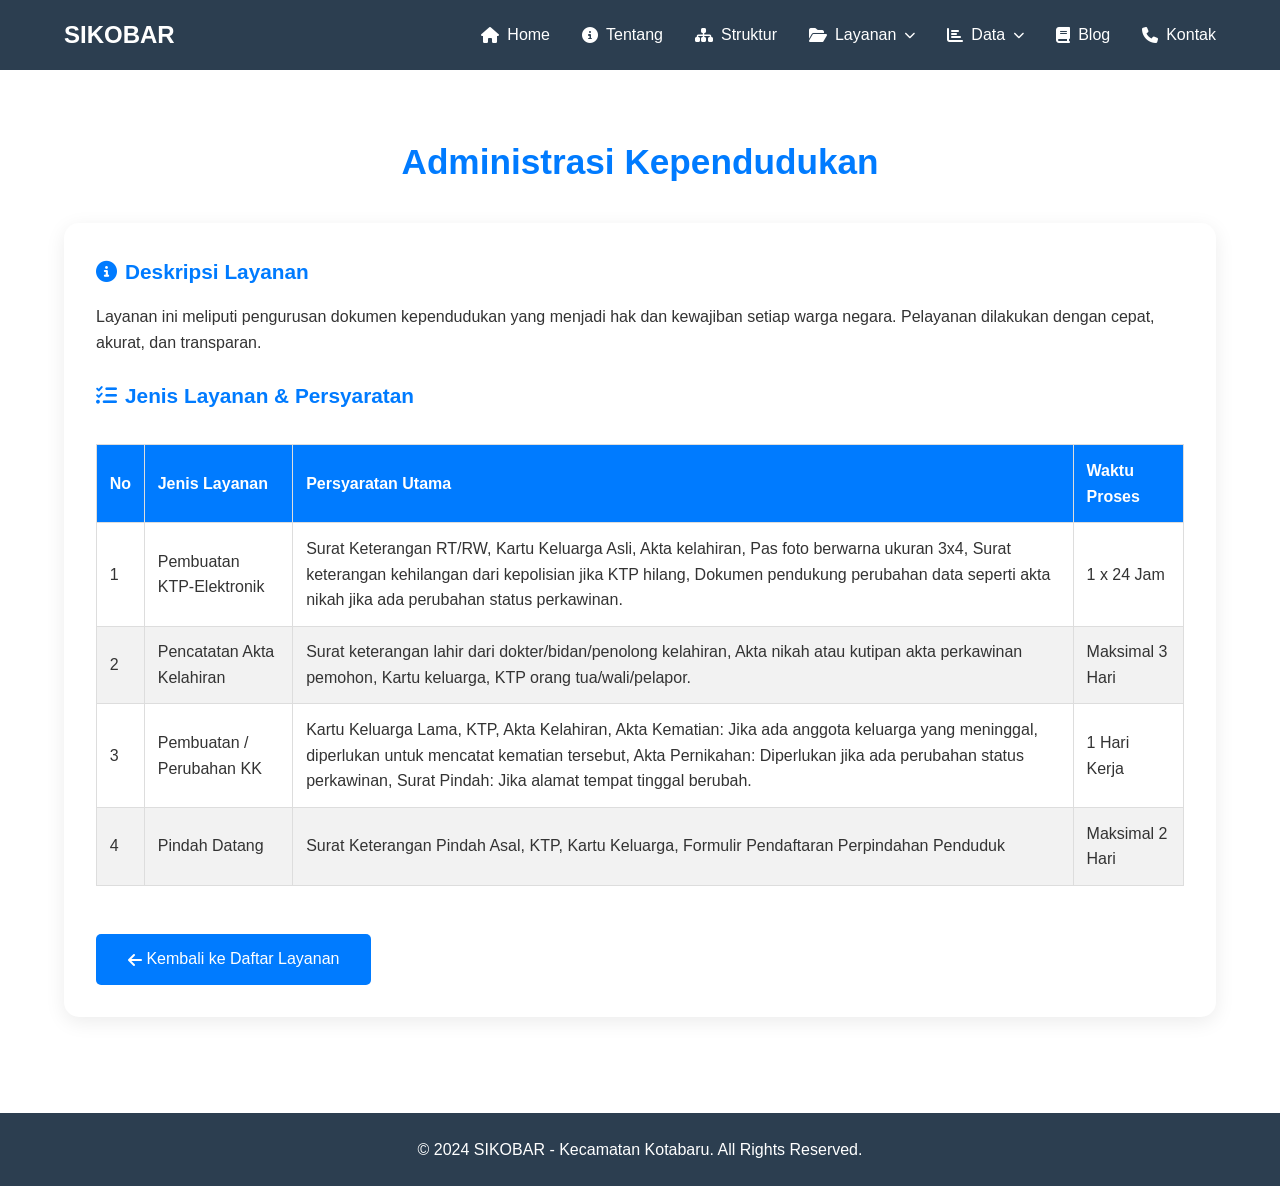
<file: adminduk.html>
<!DOCTYPE html>
<html lang="id">
<head>
    <meta charset="UTF-8">
    <meta name="viewport" content="width=device-width, initial-scale=1.0">
    <title>Administrasi Kependudukan - SIKOBAR</title>
    <link rel="stylesheet" href="style.css">
    <link rel="stylesheet" href="https://cdnjs.cloudflare.com/ajax/libs/font-awesome/6.4.0/css/all.min.css">
</head>
<body>
    <!-- Header Sama -->
    <header class="header">
        <div class="container">
            <div class="logo"><h1>SIKOBAR</h1></div>
            <nav class="navbar">
                 <ul>
                    <li><a href="index.html#home"><i class="fas fa-home"></i> Home</a></li>
                    <li><a href="index.html#tentang"><i class="fas fa-info-circle"></i> Tentang</a></li>
                    <li><a href="index.html#struktur"><i class="fas fa-sitemap"></i> Struktur</a></li>
                    <li class="dropdown">
                        <a href="#" class="dropbtn"><i class="fas fa-folder-open"></i> Layanan <i class="fas fa-chevron-down arrow"></i></a>
                        <ul class="dropdown-menu">
                            <li><a href="adminduk.html">Administrasi Kependudukan</a></li>
                            <li><a href="perizinan.html">Perizinan</a></li>
                            <li><a href="umum.html">Pelayanan Umum</a></li>
                            <li><a href="kemasyarakatan.html">Kemasyarakatan</a></li>
                        </ul>
                    </li>
                    <li class="dropdown">
                        <a href="#" class="dropbtn"><i class="fas fa-chart-bar"></i> Data <i class="fas fa-chevron-down arrow"></i></a>
                        <ul class="dropdown-menu">
                            <li><a href="#">Data Usia</a></li>
                            <li><a href="#">Data Wilayah</a></li>
                            <li><a href="#">Data Kegiatan</a></li>
                            <li><a href="#">Data Keuangan</a></li>
                        </ul>
                    </li>
                    <li><a href="index.html#blog"><i class="fas fa-book"></i> Blog</a></li>
                    <li><a href="index.html#kontak"><i class="fas fa-phone"></i> Kontak</a></li>
                </ul>
            </nav>
        </div>
    </header>

    <section class="page-content">
        <div class="container">
            <h2 class="section-title">Administrasi Kependudukan</h2>
            
            <div class="detail-box">
                <h3><i class="fas fa-info-circle"></i> Deskripsi Layanan</h3>
                <p>Layanan ini meliputi pengurusan dokumen kependudukan yang menjadi hak dan kewajiban setiap warga negara. Pelayanan dilakukan dengan cepat, akurat, dan transparan.</p>

                <h3><i class="fas fa-list-check"></i> Jenis Layanan & Persyaratan</h3>
                <div class="table-responsive">
                    <table class="table-layanan">
                        <thead>
                            <tr>
                                <th>No</th>
                                <th>Jenis Layanan</th>
                                <th>Persyaratan Utama</th>
                                <th>Waktu Proses</th>
                            </tr>
                        </thead>
                        <tbody>
                            <tr>
                                <td>1</td>
                                <td>Pembuatan KTP-Elektronik</td>
                                <td>Surat Keterangan RT/RW, Kartu Keluarga Asli, Akta kelahiran, Pas foto berwarna ukuran 3x4, Surat keterangan kehilangan dari kepolisian jika KTP hilang, Dokumen pendukung perubahan data seperti akta nikah jika ada perubahan status perkawinan.</td>
                                <td>1 x 24 Jam</td>
                            </tr>
                            <tr>
                                <td>2</td>
                                <td>Pencatatan Akta Kelahiran</td>
                                <td>Surat keterangan lahir dari dokter/bidan/penolong kelahiran, Akta nikah atau kutipan akta perkawinan pemohon, Kartu keluarga, KTP orang tua/wali/pelapor.</td>
                                <td>Maksimal 3 Hari</td>
                            </tr>
                            <tr>
                                <td>3</td>
                                <td>Pembuatan / Perubahan KK</td>
                                <td>Kartu Keluarga Lama, KTP, Akta Kelahiran, Akta Kematian: Jika ada anggota keluarga yang meninggal, diperlukan untuk mencatat kematian tersebut, Akta Pernikahan: Diperlukan jika ada perubahan status perkawinan, Surat Pindah: Jika alamat tempat tinggal berubah.</td>
                                <td>1 Hari Kerja</td>
                            </tr>
                            <tr>
                                <td>4</td>
                                <td>Pindah Datang</td>
                                <td>Surat Keterangan Pindah Asal, KTP, Kartu Keluarga, Formulir Pendaftaran Perpindahan Penduduk</td>
                                <td>Maksimal 2 Hari</td>
                            </tr>
                        </tbody>
                    </table>
                </div>

                <a href="index.html#layanan" class="btn"><i class="fas fa-arrow-left"></i> Kembali ke Daftar Layanan</a>
            </div>
        </div>
    </section>

    <footer class="footer">
        <p>&copy; 2024 SIKOBAR - Kecamatan Kotabaru. All Rights Reserved.</p>
    </footer>
</body>
</html>
</file>
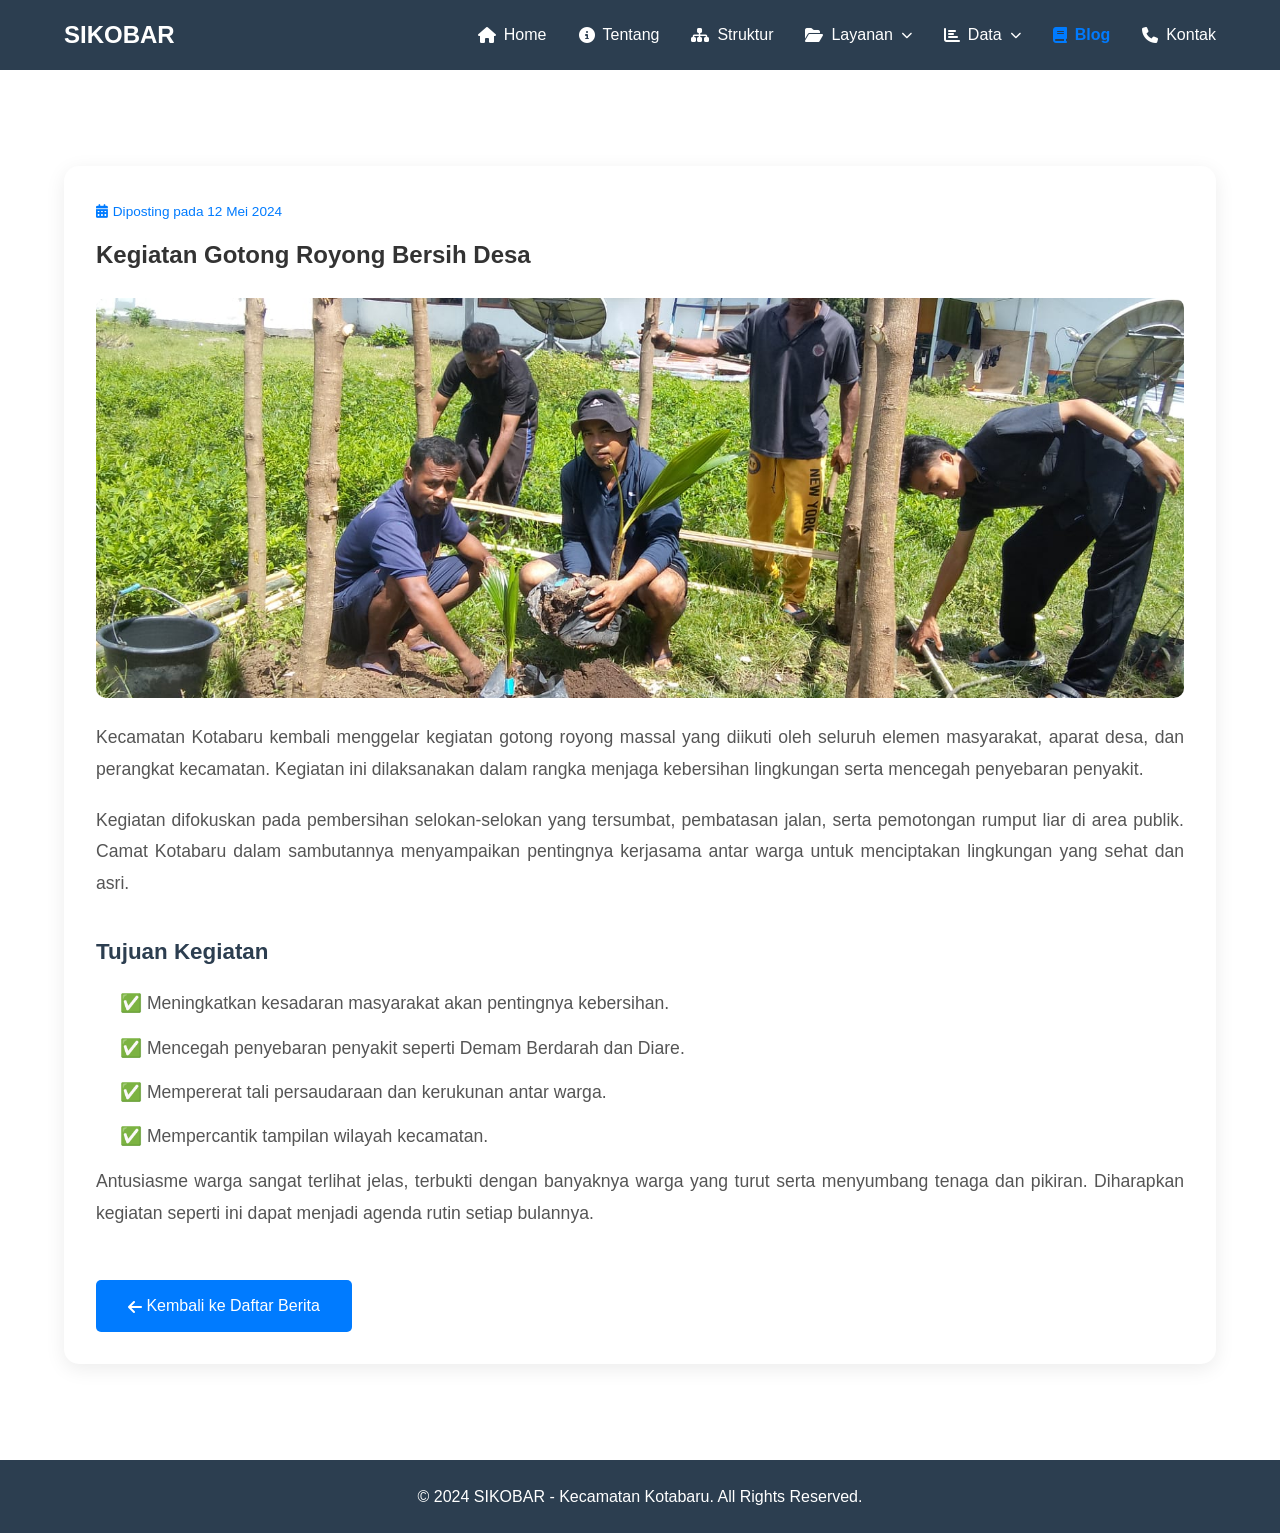
<file: berita1.html>
<!DOCTYPE html>
<html lang="id">
<head>
    <meta charset="UTF-8">
    <meta name="viewport" content="width=device-width, initial-scale=1.0">
    <title>Kegiatan Gotong Royong - SIKOBAR</title>
    <link rel="stylesheet" href="style.css">
    <link rel="stylesheet" href="https://cdnjs.cloudflare.com/ajax/libs/font-awesome/6.4.0/css/all.min.css">
</head>
<body>
    <header class="header">
        <div class="container">
            <div class="logo"><h1>SIKOBAR</h1></div>
            <nav class="navbar">
                 <ul>
                    <li><a href="index.html#home"><i class="fas fa-home"></i> Home</a></li>
                    <li><a href="index.html#tentang"><i class="fas fa-info-circle"></i> Tentang</a></li>
                    <li><a href="index.html#struktur"><i class="fas fa-sitemap"></i> Struktur</a></li>
                    <li class="dropdown">
                        <a href="#" class="dropbtn"><i class="fas fa-folder-open"></i> Layanan <i class="fas fa-chevron-down arrow"></i></a>
                        <ul class="dropdown-menu">
                            <li><a href="adminduk.html">Administrasi Kependudukan</a></li>
                            <li><a href="perizinan.html">Perizinan</a></li>
                            <li><a href="umum.html">Pelayanan Umum</a></li>
                            <li><a href="kemasyarakatan.html">Kemasyarakatan</a></li>
                        </ul>
                    </li>
                    <li class="dropdown">
                        <a href="#" class="dropbtn"><i class="fas fa-chart-bar"></i> Data <i class="fas fa-chevron-down arrow"></i></a>
                        <ul class="dropdown-menu">
                            <li><a href="usia.html">Data Usia</a></li>
                            <li><a href="wilayah.html">Data Wilayah</a></li>
                            <li><a href="kegiatan.html">Data Kegiatan</a></li>
                            <li><a href="keuangan.html">Data Keuangan</a></li>
                        </ul>
                    </li>
                    <li><a href="index.html#blog" class="active"><i class="fas fa-book"></i> Blog</a></li>
                    <li><a href="index.html#kontak"><i class="fas fa-phone"></i> Kontak</a></li>
                </ul>
            </nav>
        </div>
    </header>

    <section class="page-content">
        <div class="container">
            <div class="detail-box">
                <span class="date"><i class="fas fa-calendar-alt"></i> Diposting pada 12 Mei 2024</span>
                <h2>Kegiatan Gotong Royong Bersih Desa</h2>
                
                <div class="blog-img-full">
                    <img src="assets/Bakti.jpg" alt="Gotong Royong">
                </div>

                <div class="isi-berita">
                    <p>Kecamatan Kotabaru kembali menggelar kegiatan gotong royong massal yang diikuti oleh seluruh elemen masyarakat, aparat desa, dan perangkat kecamatan. Kegiatan ini dilaksanakan dalam rangka menjaga kebersihan lingkungan serta mencegah penyebaran penyakit.</p>

                    <p>Kegiatan difokuskan pada pembersihan selokan-selokan yang tersumbat, pembatasan jalan, serta pemotongan rumput liar di area publik. Camat Kotabaru dalam sambutannya menyampaikan pentingnya kerjasama antar warga untuk menciptakan lingkungan yang sehat dan asri.</p>

                    <h3>Tujuan Kegiatan</h3>
                    <ul>
                        <li>✅ Meningkatkan kesadaran masyarakat akan pentingnya kebersihan.</li>
                        <li>✅ Mencegah penyebaran penyakit seperti Demam Berdarah dan Diare.</li>
                        <li>✅ Mempererat tali persaudaraan dan kerukunan antar warga.</li>
                        <li>✅ Mempercantik tampilan wilayah kecamatan.</li>
                    </ul>

                    <p>Antusiasme warga sangat terlihat jelas, terbukti dengan banyaknya warga yang turut serta menyumbang tenaga dan pikiran. Diharapkan kegiatan seperti ini dapat menjadi agenda rutin setiap bulannya.</p>
                </div>

                <a href="index.html#blog" class="btn"><i class="fas fa-arrow-left"></i> Kembali ke Daftar Berita</a>
            </div>
        </div>
    </section>

    <footer class="footer">
        <p>&copy; 2024 SIKOBAR - Kecamatan Kotabaru. All Rights Reserved.</p>
    </footer>
</body>
</html>
</file>
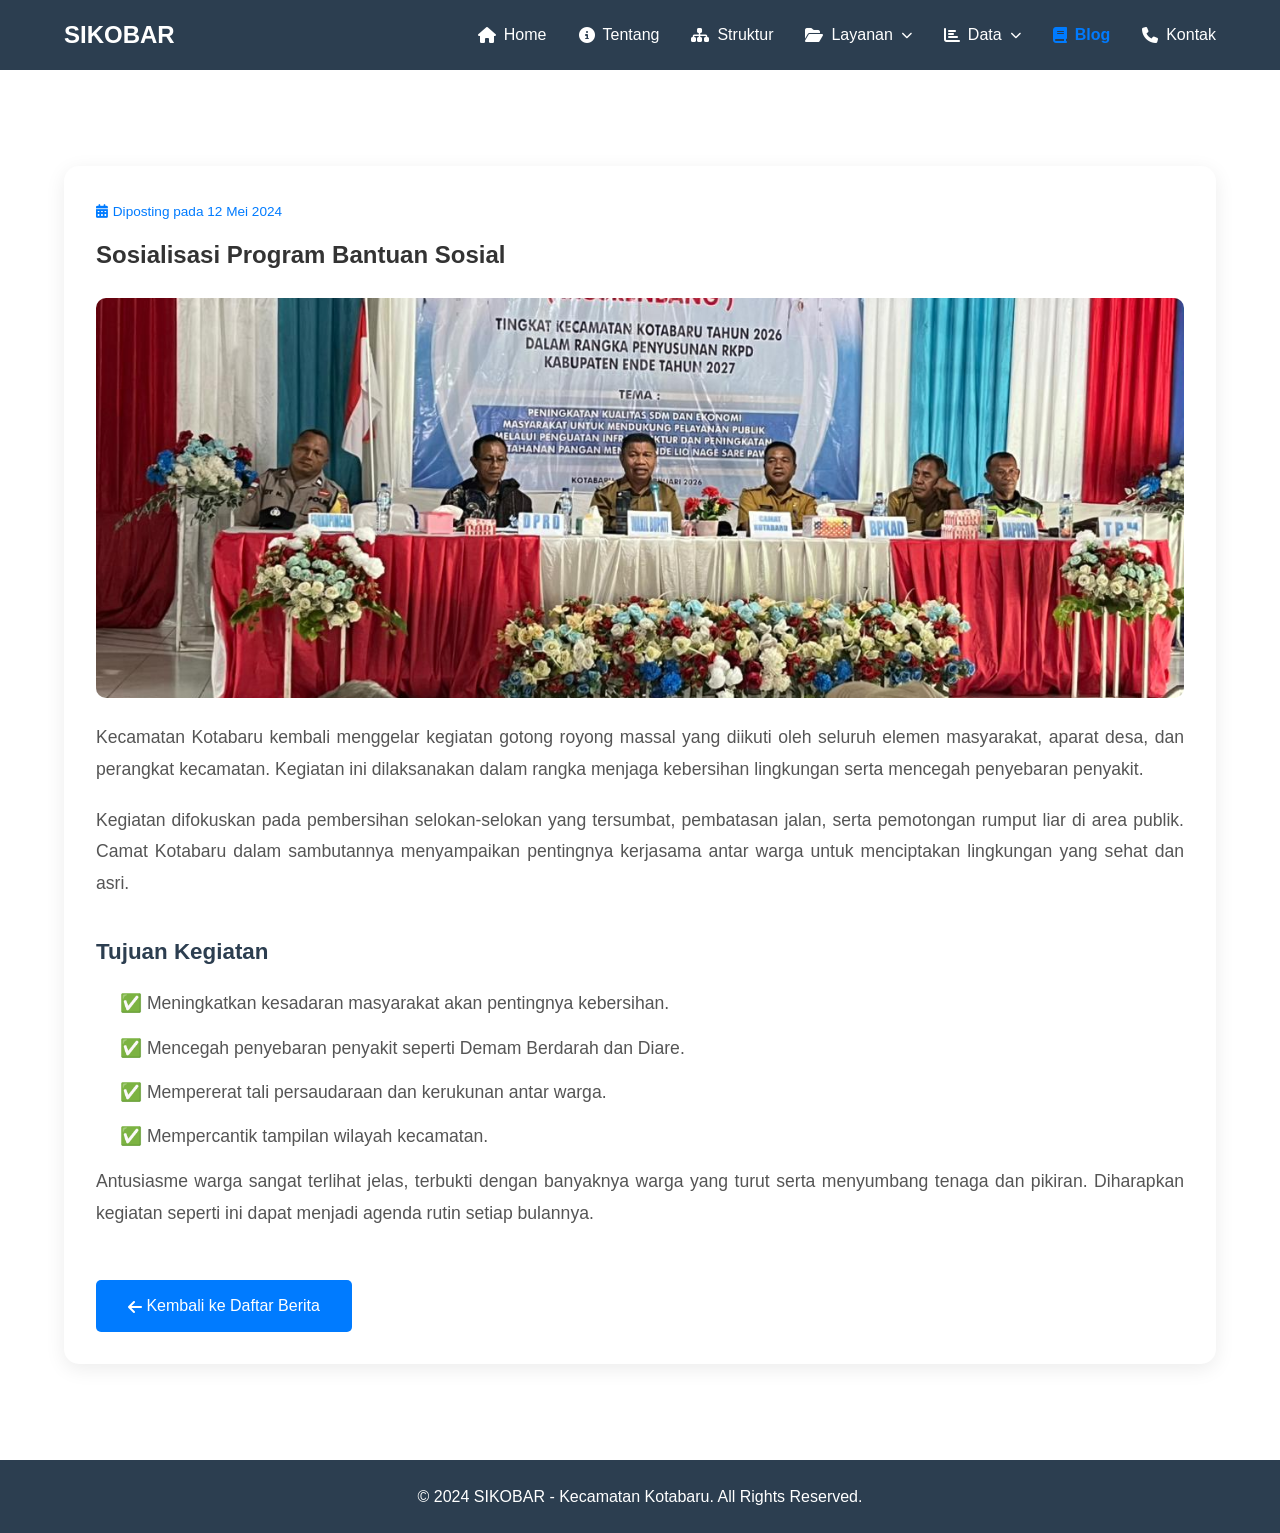
<file: berita2.html>
<!DOCTYPE html>
<html lang="id">
<head>
    <meta charset="UTF-8">
    <meta name="viewport" content="width=device-width, initial-scale=1.0">
    <title>Sosial Program Bantuan Sosial - SIKOBAR</title>
    <link rel="stylesheet" href="style.css">
    <link rel="stylesheet" href="https://cdnjs.cloudflare.com/ajax/libs/font-awesome/6.4.0/css/all.min.css">
</head>
<body>
    <header class="header">
        <div class="container">
            <div class="logo"><h1>SIKOBAR</h1></div>
            <nav class="navbar">
                 <ul>
                    <li><a href="index.html#home"><i class="fas fa-home"></i> Home</a></li>
                    <li><a href="index.html#tentang"><i class="fas fa-info-circle"></i> Tentang</a></li>
                    <li><a href="index.html#struktur"><i class="fas fa-sitemap"></i> Struktur</a></li>
                    <li class="dropdown">
                        <a href="#" class="dropbtn"><i class="fas fa-folder-open"></i> Layanan <i class="fas fa-chevron-down arrow"></i></a>
                        <ul class="dropdown-menu">
                            <li><a href="adminduk.html">Administrasi Kependudukan</a></li>
                            <li><a href="perizinan.html">Perizinan</a></li>
                            <li><a href="umum.html">Pelayanan Umum</a></li>
                            <li><a href="kemasyarakatan.html">Kemasyarakatan</a></li>
                        </ul>
                    </li>
                    <li class="dropdown">
                        <a href="#" class="dropbtn"><i class="fas fa-chart-bar"></i> Data <i class="fas fa-chevron-down arrow"></i></a>
                        <ul class="dropdown-menu">
                            <li><a href="usia.html">Data Usia</a></li>
                            <li><a href="wilayah.html">Data Wilayah</a></li>
                            <li><a href="kegiatan.html">Data Kegiatan</a></li>
                            <li><a href="keuangan.html">Data Keuangan</a></li>
                        </ul>
                    </li>
                    <li><a href="index.html#blog" class="active"><i class="fas fa-book"></i> Blog</a></li>
                    <li><a href="index.html#kontak"><i class="fas fa-phone"></i> Kontak</a></li>
                </ul>
            </nav>
        </div>
    </header>

    <section class="page-content">
        <div class="container">
            <div class="detail-box">
                <span class="date"><i class="fas fa-calendar-alt"></i> Diposting pada 12 Mei 2024</span>
                <h2>Sosialisasi Program Bantuan Sosial</h2>
                
                <div class="blog-img-full">
                    <img src="assets/Musrenbangcam.jpg" alt="Gotong Royong">
                </div>

                <div class="isi-berita">
                    <p>Kecamatan Kotabaru kembali menggelar kegiatan gotong royong massal yang diikuti oleh seluruh elemen masyarakat, aparat desa, dan perangkat kecamatan. Kegiatan ini dilaksanakan dalam rangka menjaga kebersihan lingkungan serta mencegah penyebaran penyakit.</p>

                    <p>Kegiatan difokuskan pada pembersihan selokan-selokan yang tersumbat, pembatasan jalan, serta pemotongan rumput liar di area publik. Camat Kotabaru dalam sambutannya menyampaikan pentingnya kerjasama antar warga untuk menciptakan lingkungan yang sehat dan asri.</p>

                    <h3>Tujuan Kegiatan</h3>
                    <ul>
                        <li>✅ Meningkatkan kesadaran masyarakat akan pentingnya kebersihan.</li>
                        <li>✅ Mencegah penyebaran penyakit seperti Demam Berdarah dan Diare.</li>
                        <li>✅ Mempererat tali persaudaraan dan kerukunan antar warga.</li>
                        <li>✅ Mempercantik tampilan wilayah kecamatan.</li>
                    </ul>

                    <p>Antusiasme warga sangat terlihat jelas, terbukti dengan banyaknya warga yang turut serta menyumbang tenaga dan pikiran. Diharapkan kegiatan seperti ini dapat menjadi agenda rutin setiap bulannya.</p>
                </div>

                <a href="index.html#blog" class="btn"><i class="fas fa-arrow-left"></i> Kembali ke Daftar Berita</a>
            </div>
        </div>
    </section>

    <footer class="footer">
        <p>&copy; 2024 SIKOBAR - Kecamatan Kotabaru. All Rights Reserved.</p>
    </footer>
</body>
</html>
</file>
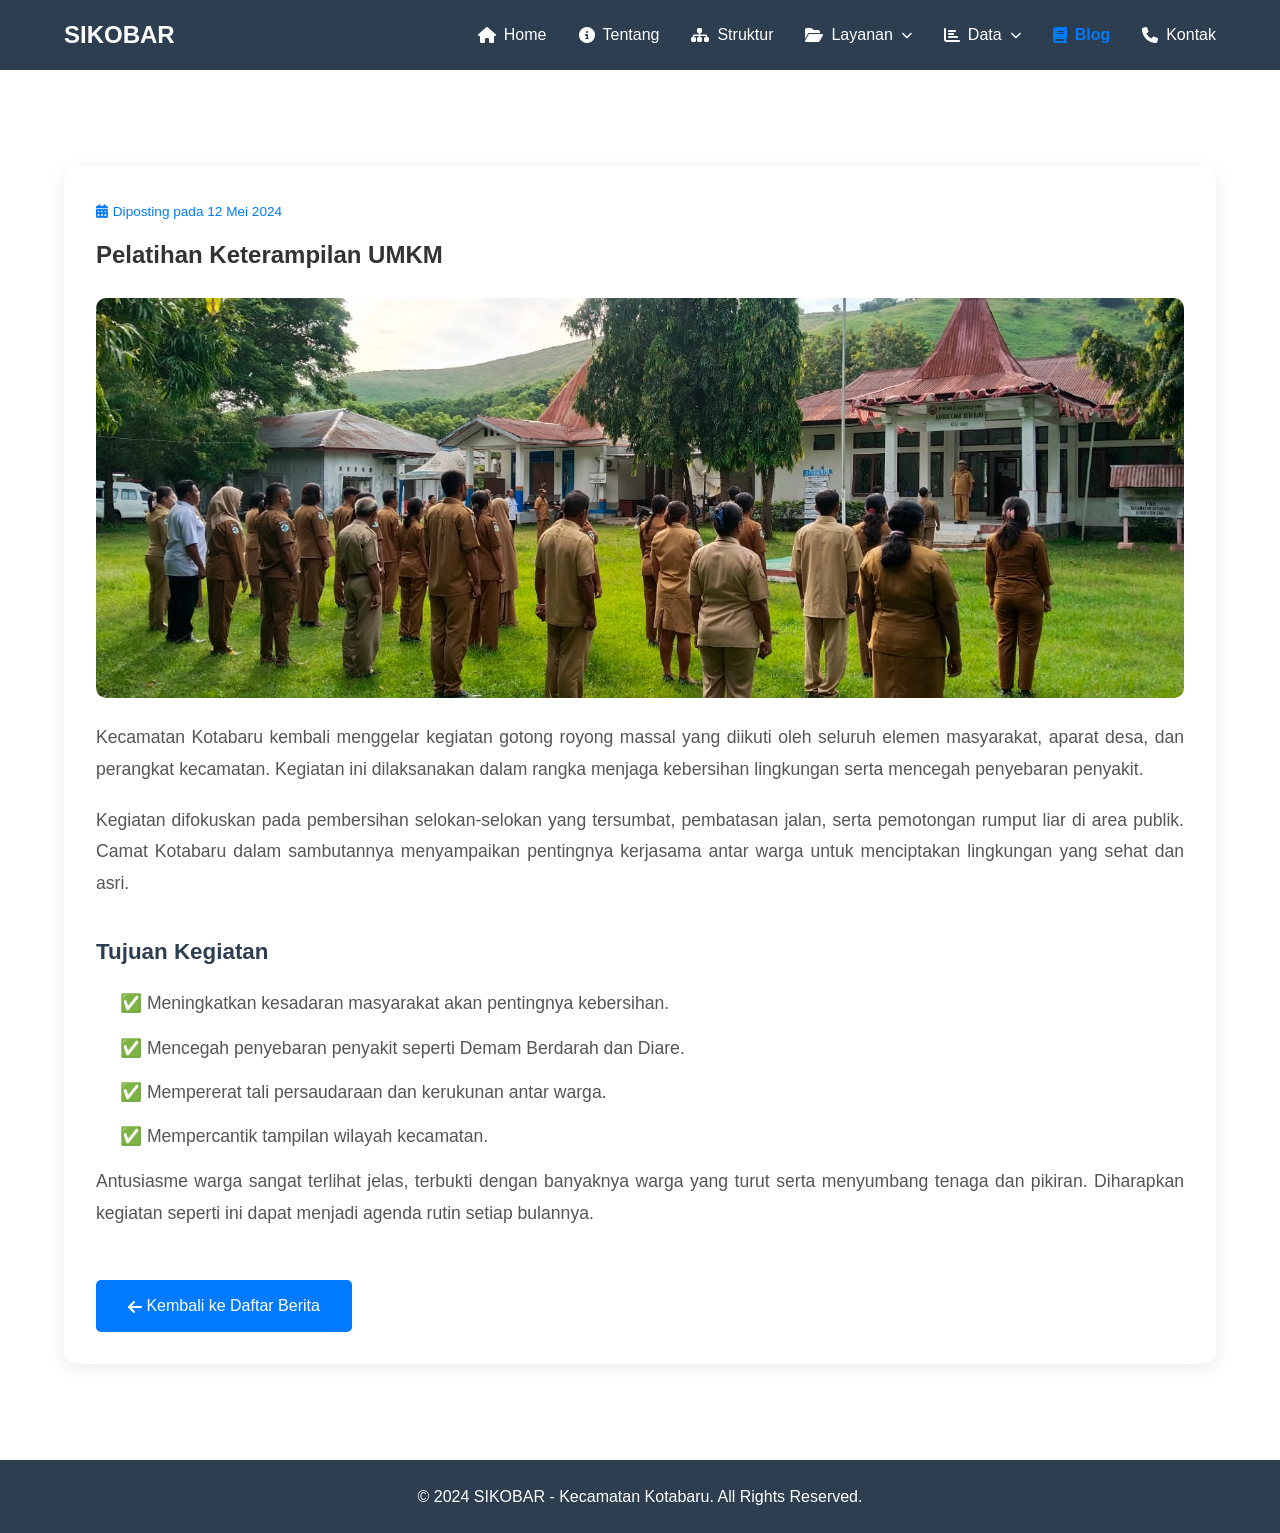
<file: berita3.html>
<!DOCTYPE html>
<html lang="id">
<head>
    <meta charset="UTF-8">
    <meta name="viewport" content="width=device-width, initial-scale=1.0">
    <title>Pelatihan Keterampilan UMKM - SIKOBAR</title>
    <link rel="stylesheet" href="style.css">
    <link rel="stylesheet" href="https://cdnjs.cloudflare.com/ajax/libs/font-awesome/6.4.0/css/all.min.css">
</head>
<body>
    <header class="header">
        <div class="container">
            <div class="logo"><h1>SIKOBAR</h1></div>
            <nav class="navbar">
                 <ul>
                    <li><a href="index.html#home"><i class="fas fa-home"></i> Home</a></li>
                    <li><a href="index.html#tentang"><i class="fas fa-info-circle"></i> Tentang</a></li>
                    <li><a href="index.html#struktur"><i class="fas fa-sitemap"></i> Struktur</a></li>
                    <li class="dropdown">
                        <a href="#" class="dropbtn"><i class="fas fa-folder-open"></i> Layanan <i class="fas fa-chevron-down arrow"></i></a>
                        <ul class="dropdown-menu">
                            <li><a href="adminduk.html">Administrasi Kependudukan</a></li>
                            <li><a href="perizinan.html">Perizinan</a></li>
                            <li><a href="umum.html">Pelayanan Umum</a></li>
                            <li><a href="kemasyarakatan.html">Kemasyarakatan</a></li>
                        </ul>
                    </li>
                    <li class="dropdown">
                        <a href="#" class="dropbtn"><i class="fas fa-chart-bar"></i> Data <i class="fas fa-chevron-down arrow"></i></a>
                        <ul class="dropdown-menu">
                            <li><a href="usia.html">Data Usia</a></li>
                            <li><a href="wilayah.html">Data Wilayah</a></li>
                            <li><a href="kegiatan.html">Data Kegiatan</a></li>
                            <li><a href="keuangan.html">Data Keuangan</a></li>
                        </ul>
                    </li>
                    <li><a href="index.html#blog" class="active"><i class="fas fa-book"></i> Blog</a></li>
                    <li><a href="index.html#kontak"><i class="fas fa-phone"></i> Kontak</a></li>
                </ul>
            </nav>
        </div>
    </header>

    <section class="page-content">
        <div class="container">
            <div class="detail-box">
                <span class="date"><i class="fas fa-calendar-alt"></i> Diposting pada 12 Mei 2024</span>
                <h2>Pelatihan Keterampilan UMKM</h2>
                
                <div class="blog-img-full">
                    <img src="assets/Upacara.jpg" alt="Gotong Royong">
                </div>

                <div class="isi-berita">
                    <p>Kecamatan Kotabaru kembali menggelar kegiatan gotong royong massal yang diikuti oleh seluruh elemen masyarakat, aparat desa, dan perangkat kecamatan. Kegiatan ini dilaksanakan dalam rangka menjaga kebersihan lingkungan serta mencegah penyebaran penyakit.</p>

                    <p>Kegiatan difokuskan pada pembersihan selokan-selokan yang tersumbat, pembatasan jalan, serta pemotongan rumput liar di area publik. Camat Kotabaru dalam sambutannya menyampaikan pentingnya kerjasama antar warga untuk menciptakan lingkungan yang sehat dan asri.</p>

                    <h3>Tujuan Kegiatan</h3>
                    <ul>
                        <li>✅ Meningkatkan kesadaran masyarakat akan pentingnya kebersihan.</li>
                        <li>✅ Mencegah penyebaran penyakit seperti Demam Berdarah dan Diare.</li>
                        <li>✅ Mempererat tali persaudaraan dan kerukunan antar warga.</li>
                        <li>✅ Mempercantik tampilan wilayah kecamatan.</li>
                    </ul>

                    <p>Antusiasme warga sangat terlihat jelas, terbukti dengan banyaknya warga yang turut serta menyumbang tenaga dan pikiran. Diharapkan kegiatan seperti ini dapat menjadi agenda rutin setiap bulannya.</p>
                </div>

                <a href="index.html#blog" class="btn"><i class="fas fa-arrow-left"></i> Kembali ke Daftar Berita</a>
            </div>
        </div>
    </section>

    <footer class="footer">
        <p>&copy; 2024 SIKOBAR - Kecamatan Kotabaru. All Rights Reserved.</p>
    </footer>
</body>
</html>
</file>
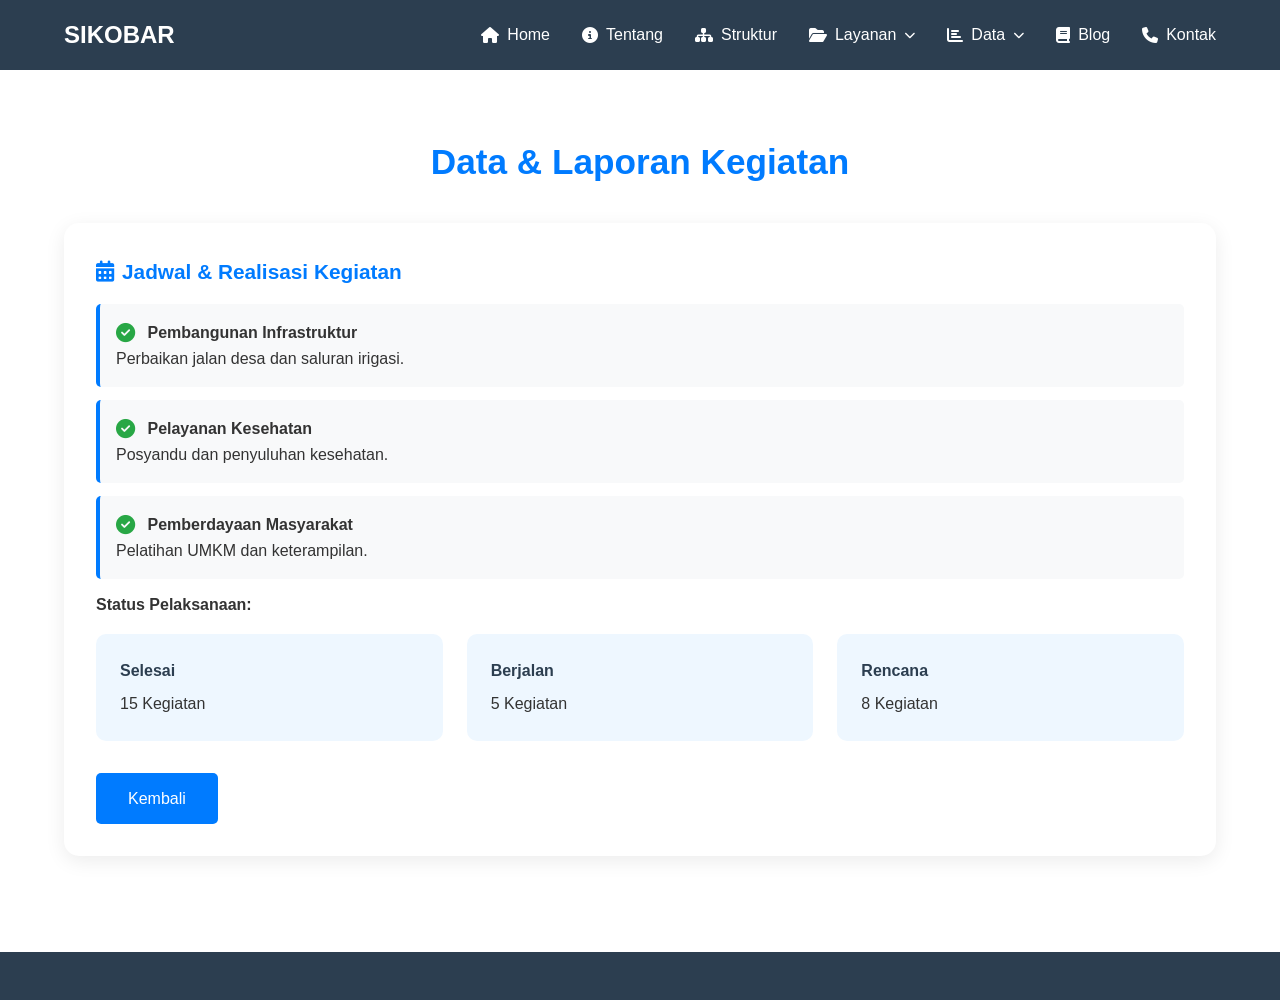
<file: kegiatan.html>
<!DOCTYPE html>
<html lang="id">
<head>
    <meta charset="UTF-8">
    <title>Data Kegiatan - SIKOBAR</title>
    <link rel="stylesheet" href="style.css">
    <link rel="stylesheet" href="https://cdnjs.cloudflare.com/ajax/libs/font-awesome/6.4.0/css/all.min.css">
</head>
<body>
    <!-- Header Sama -->
    <header class="header">
        <div class="container">
            <div class="logo"><h1>SIKOBAR</h1></div>
            <nav class="navbar">
                 <ul>
                    <li><a href="index.html#home"><i class="fas fa-home"></i> Home</a></li>
                    <li><a href="index.html#tentang"><i class="fas fa-info-circle"></i> Tentang</a></li>
                    <li><a href="index.html#struktur"><i class="fas fa-sitemap"></i> Struktur</a></li>
                    <li class="dropdown">
                        <a href="#" class="dropbtn"><i class="fas fa-folder-open"></i> Layanan <i class="fas fa-chevron-down arrow"></i></a>
                        <ul class="dropdown-menu">
                            <li><a href="adminduk.html">Administrasi Kependudukan</a></li>
                            <li><a href="perizinan.html">Perizinan</a></li>
                            <li><a href="umum.html">Pelayanan Umum</a></li>
                            <li><a href="kemasyarakatan.html">Kemasyarakatan</a></li>
                        </ul>
                    </li>
                    <li class="dropdown">
                        <a href="#" class="dropbtn"><i class="fas fa-chart-bar"></i> Data <i class="fas fa-chevron-down arrow"></i></a>
                        <ul class="dropdown-menu">
                            <li><a href="usia.html">Data Usia</a></li>
                            <li><a href="wilayah.html">Data Wilayah</a></li>
                            <li><a href="kegiatan.html">Data Kegiatan</a></li>
                            <li><a href="keuangan.html">Data Keuangan</a></li>
                        </ul>
                    </li>
                    <li><a href="index.html#blog"><i class="fas fa-book"></i> Blog</a></li>
                    <li><a href="index.html#kontak"><i class="fas fa-phone"></i> Kontak</a></li>
                </ul>
            </nav>
        </div>
    </header>

    <section class="page-content">
        <div class="container">
            <h2 class="section-title">Data & Laporan Kegiatan</h2>
            <div class="detail-box">
                <h3><i class="fas fa-calendar-days"></i> Jadwal & Realisasi Kegiatan</h3>
                
                <ul class="syarat-list">
                    <li><i class="fas fa-check-circle"></i> <strong>Pembangunan Infrastruktur</strong><br>Perbaikan jalan desa dan saluran irigasi.</li>
                    <li><i class="fas fa-check-circle"></i> <strong>Pelayanan Kesehatan</strong><br>Posyandu dan penyuluhan kesehatan.</li>
                    <li><i class="fas fa-check-circle"></i> <strong>Pemberdayaan Masyarakat</strong><br>Pelatihan UMKM dan keterampilan.</li>
                </ul>

                <h4>Status Pelaksanaan:</h4>
                <div class="program-grid">
                    <div class="program-item"><h4>Selesai</h4><p>15 Kegiatan</p></div>
                    <div class="program-item"><h4>Berjalan</h4><p>5 Kegiatan</p></div>
                    <div class="program-item"><h4>Rencana</h4><p>8 Kegiatan</p></div>
                </div>

                <a href="index.html#data" class="btn">Kembali</a>
            </div>
        </div>
    </section>
    <footer class="footer"></footer>
</body>
</html>
</file>
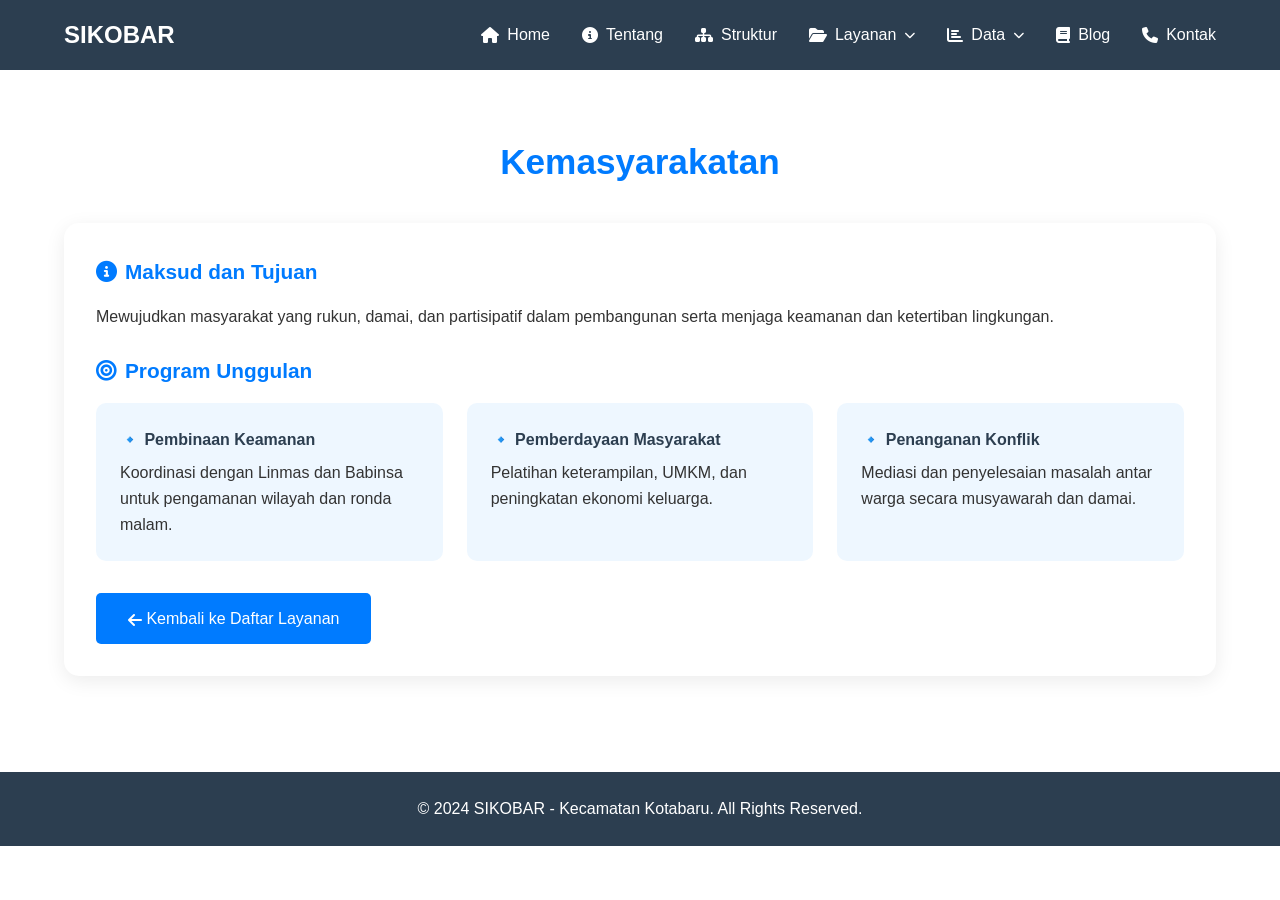
<file: kemasyarakatan.html>
<!DOCTYPE html>
<html lang="id">
<head>
    <meta charset="UTF-8">
    <meta name="viewport" content="width=device-width, initial-scale=1.0">
    <title>Administrasi Kependudukan - SIKOBAR</title>
    <link rel="stylesheet" href="style.css">
    <link rel="stylesheet" href="https://cdnjs.cloudflare.com/ajax/libs/font-awesome/6.4.0/css/all.min.css">
</head>
<body>
    <!-- Header Sama -->
    <header class="header">
        <div class="container">
            <div class="logo"><h1>SIKOBAR</h1></div>
            <nav class="navbar">
                 <ul>
                    <li><a href="index.html#home"><i class="fas fa-home"></i> Home</a></li>
                    <li><a href="index.html#tentang"><i class="fas fa-info-circle"></i> Tentang</a></li>
                    <li><a href="index.html#struktur"><i class="fas fa-sitemap"></i> Struktur</a></li>
                    <li class="dropdown">
                        <a href="#" class="dropbtn"><i class="fas fa-folder-open"></i> Layanan <i class="fas fa-chevron-down arrow"></i></a>
                        <ul class="dropdown-menu">
                            <li><a href="adminduk.html">Administrasi Kependudukan</a></li>
                            <li><a href="perizinan.html">Perizinan</a></li>
                            <li><a href="umum.html">Pelayanan Umum</a></li>
                            <li><a href="kemasyarakatan.html">Kemasyarakatan</a></li>
                        </ul>
                    </li>
                    <li class="dropdown">
                        <a href="#" class="dropbtn"><i class="fas fa-chart-bar"></i> Data <i class="fas fa-chevron-down arrow"></i></a>
                        <ul class="dropdown-menu">
                            <li><a href="#">Data Usia</a></li>
                            <li><a href="#">Data Wilayah</a></li>
                            <li><a href="#">Data Kegiatan</a></li>
                            <li><a href="#">Data Keuangan</a></li>
                        </ul>
                    </li>
                    <li><a href="index.html#blog"><i class="fas fa-book"></i> Blog</a></li>
                    <li><a href="index.html#kontak"><i class="fas fa-phone"></i> Kontak</a></li>
                </ul>
            </nav>
        </div>
    </header>

    <section class="page-content">
        <div class="container">
            <h2 class="section-title">Kemasyarakatan</h2>
            <div class="detail-box">
                <h3><i class="fas fa-info-circle"></i> Maksud dan Tujuan</h3>
                <p>Mewujudkan masyarakat yang rukun, damai, dan partisipatif dalam pembangunan serta menjaga keamanan dan ketertiban lingkungan.</p>

                <h3><i class="fas fa-bullseye"></i> Program Unggulan</h3>
                <div class="program-grid">
                    <div class="program-item">
                        <h4>🔹 Pembinaan Keamanan</h4>
                        <p>Koordinasi dengan Linmas dan Babinsa untuk pengamanan wilayah dan ronda malam.</p>
                    </div>
                    <div class="program-item">
                        <h4>🔹 Pemberdayaan Masyarakat</h4>
                        <p>Pelatihan keterampilan, UMKM, dan peningkatan ekonomi keluarga.</p>
                    </div>
                    <div class="program-item">
                        <h4>🔹 Penanganan Konflik</h4>
                        <p>Mediasi dan penyelesaian masalah antar warga secara musyawarah dan damai.</p>
                    </div>
                </div>
                <a href="index.html#layanan" class="btn"><i class="fas fa-arrow-left"></i> Kembali ke Daftar Layanan</a>
            </div>
        </div>
    </section>

    <footer class="footer">
        <p>&copy; 2024 SIKOBAR - Kecamatan Kotabaru. All Rights Reserved.</p>
    </footer>
</body>
</html>
</file>
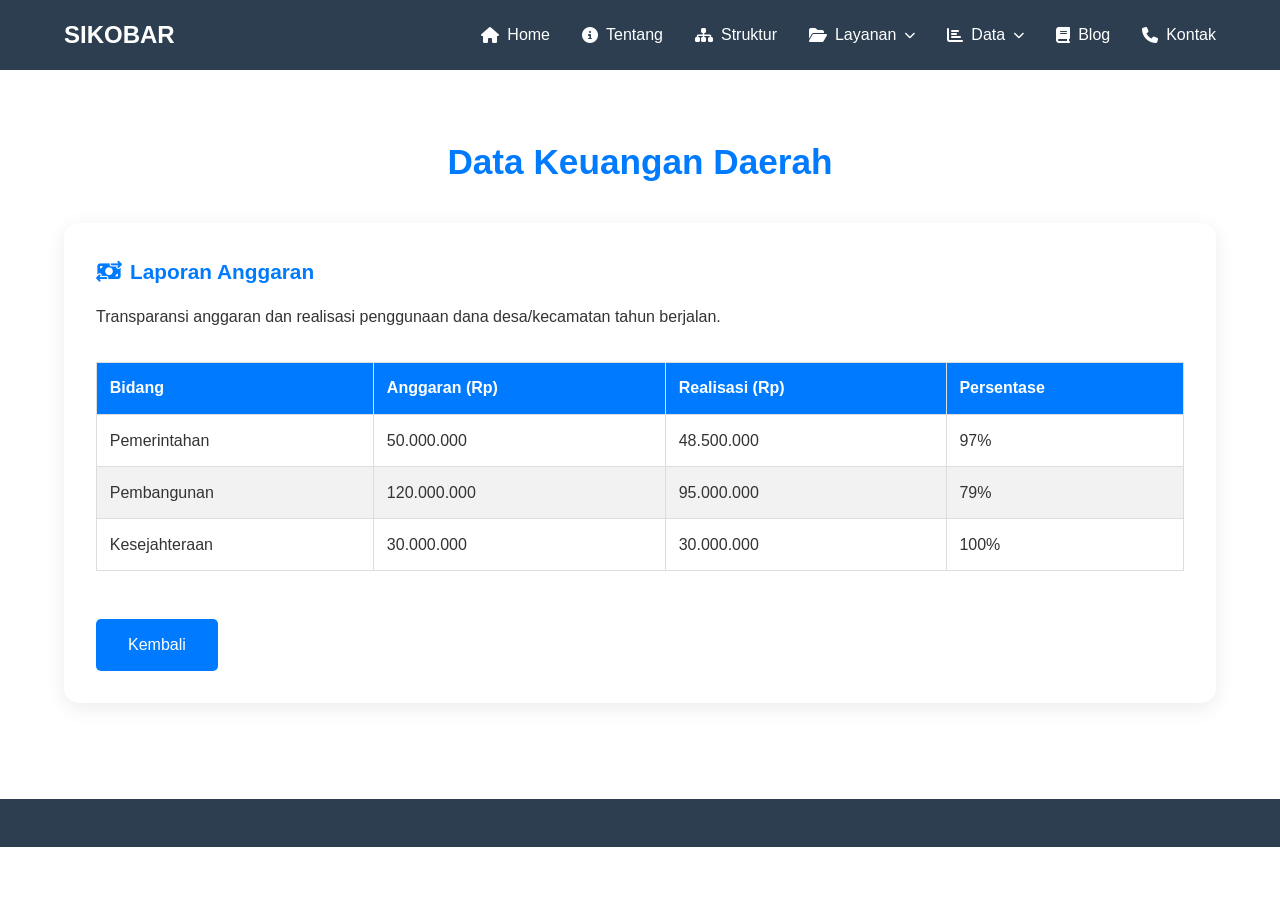
<file: keuangan.html>
<!DOCTYPE html>
<html lang="id">
<head>
    <meta charset="UTF-8">
    <meta name="viewport" content="width=device-width, initial-scale=1.0">
    <title>Data Usia - SIKOBAR</title>
    <link rel="stylesheet" href="style.css">
    <link rel="stylesheet" href="https://cdnjs.cloudflare.com/ajax/libs/font-awesome/6.4.0/css/all.min.css">
</head>
<body>
    <header class="header">
            <div class="container">
            <div class="logo"><h1>SIKOBAR</h1></div>
            <nav class="navbar">
                 <ul>
                    <li><a href="index.html#home"><i class="fas fa-home"></i> Home</a></li>
                    <li><a href="index.html#tentang"><i class="fas fa-info-circle"></i> Tentang</a></li>
                    <li><a href="index.html#struktur"><i class="fas fa-sitemap"></i> Struktur</a></li>
                    <li class="dropdown">
                        <a href="#" class="dropbtn"><i class="fas fa-folder-open"></i> Layanan <i class="fas fa-chevron-down arrow"></i></a>
                        <ul class="dropdown-menu">
                            <li><a href="adminduk.html">Administrasi Kependudukan</a></li>
                            <li><a href="perizinan.html">Perizinan</a></li>
                            <li><a href="umum.html">Pelayanan Umum</a></li>
                            <li><a href="kemasyarakatan.html">Kemasyarakatan</a></li>
                        </ul>
                    </li>
                    <li class="dropdown">
                        <a href="#" class="dropbtn"><i class="fas fa-chart-bar"></i> Data <i class="fas fa-chevron-down arrow"></i></a>
                        <ul class="dropdown-menu">
                            <li><a href="usia.html">Data Usia</a></li>
                            <li><a href="wilayah.html">Data Wilayah</a></li>
                            <li><a href="kegiatan.html">Data Kegiatan</a></li>
                            <li><a href="keuangan.html">Data Keuangan</a></li>
                        </ul>
                    </li>
                    <li><a href="index.html#blog"><i class="fas fa-book"></i> Blog</a></li>
                    <li><a href="index.html#kontak"><i class="fas fa-phone"></i> Kontak</a></li>
                </ul>
            </nav>
        </div>
    </header>

    <section class="page-content">
        <div class="container">
            <h2 class="section-title">Data Keuangan Daerah</h2>
            <div class="detail-box">
                <h3><i class="fas fa-money-bill-transfer"></i> Laporan Anggaran</h3>
                <p>Transparansi anggaran dan realisasi penggunaan dana desa/kecamatan tahun berjalan.</p>

                <div class="table-responsive">
                    <table class="table-layanan">
                        <thead>
                            <tr>
                                <th>Bidang</th>
                                <th>Anggaran (Rp)</th>
                                <th>Realisasi (Rp)</th>
                                <th>Persentase</th>
                            </tr>
                        </thead>
                        <tbody>
                            <tr><td>Pemerintahan</td><td>50.000.000</td><td>48.500.000</td><td>97%</td></tr>
                            <tr><td>Pembangunan</td><td>120.000.000</td><td>95.000.000</td><td>79%</td></tr>
                            <tr><td>Kesejahteraan</td><td>30.000.000</td><td>30.000.000</td><td>100%</td></tr>
                        </tbody>
                    </table>
                </div>
                <a href="index.html#data" class="btn">Kembali</a>
            </div>
        </div>
    </section>
    <footer class="footer"></footer>
</body>
</html>
</file>
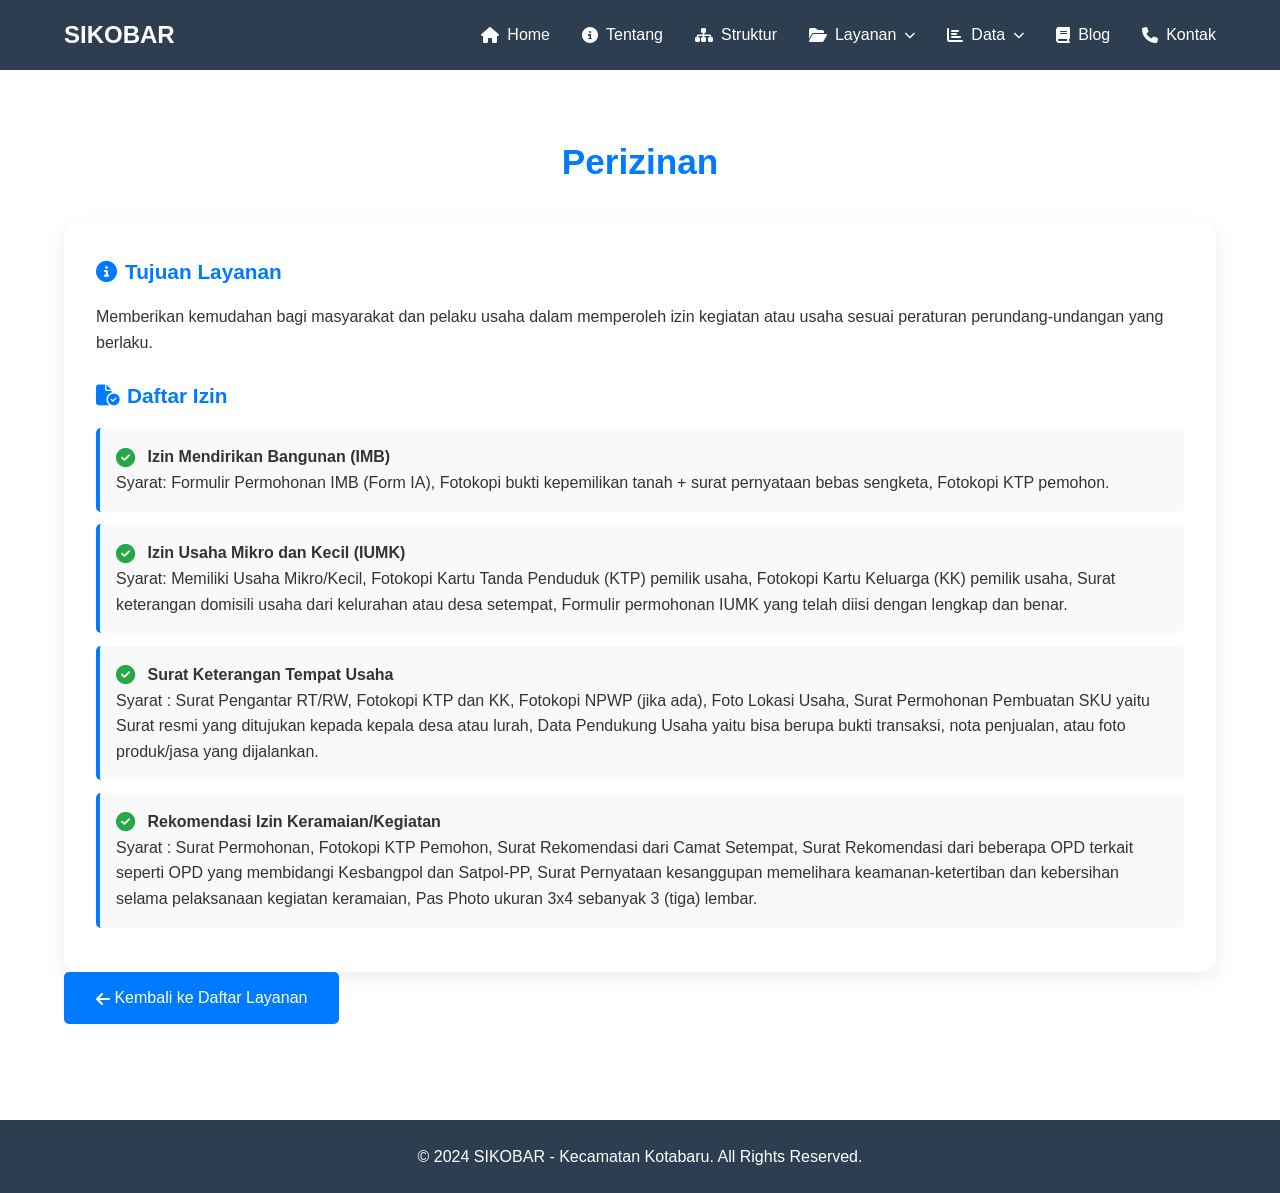
<file: perizinan.html>
<!DOCTYPE html>
<html lang="id">
<head>
    <meta charset="UTF-8">
    <meta name="viewport" content="width=device-width, initial-scale=1.0">
    <title>Administrasi Kependudukan - SIKOBAR</title>
    <link rel="stylesheet" href="style.css">
    <link rel="stylesheet" href="https://cdnjs.cloudflare.com/ajax/libs/font-awesome/6.4.0/css/all.min.css">
</head>
<body>
    <!-- Header Sama -->
    <header class="header">
        <div class="container">
            <div class="logo"><h1>SIKOBAR</h1></div>
            <nav class="navbar">
                 <ul>
                    <li><a href="index.html#home"><i class="fas fa-home"></i> Home</a></li>
                    <li><a href="index.html#tentang"><i class="fas fa-info-circle"></i> Tentang</a></li>
                    <li><a href="index.html#struktur"><i class="fas fa-sitemap"></i> Struktur</a></li>
                    <li class="dropdown">
                        <a href="#" class="dropbtn"><i class="fas fa-folder-open"></i> Layanan <i class="fas fa-chevron-down arrow"></i></a>
                        <ul class="dropdown-menu">
                            <li><a href="adminduk.html">Administrasi Kependudukan</a></li>
                            <li><a href="perizinan.html">Perizinan</a></li>
                            <li><a href="umum.html">Pelayanan Umum</a></li>
                            <li><a href="kemasyarakatan.html">Kemasyarakatan</a></li>
                        </ul>
                    </li>
                    <li class="dropdown">
                        <a href="#" class="dropbtn"><i class="fas fa-chart-bar"></i> Data <i class="fas fa-chevron-down arrow"></i></a>
                        <ul class="dropdown-menu">
                            <li><a href="#">Data Usia</a></li>
                            <li><a href="#">Data Wilayah</a></li>
                            <li><a href="#">Data Kegiatan</a></li>
                            <li><a href="#">Data Keuangan</a></li>
                        </ul>
                    </li>
                    <li><a href="index.html#blog"><i class="fas fa-book"></i> Blog</a></li>
                    <li><a href="index.html#kontak"><i class="fas fa-phone"></i> Kontak</a></li>
                </ul>
            </nav>
        </div>
    </header>

    <section class="page-content">
        <div class="container">
            <h2 class="section-title">Perizinan</h2>
            <div class="detail-box">
                <h3><i class="fas fa-info-circle"></i> Tujuan Layanan</h3>
                <p>Memberikan kemudahan bagi masyarakat dan pelaku usaha dalam memperoleh izin kegiatan atau usaha sesuai peraturan perundang-undangan yang berlaku.</p>

                <h3><i class="fas fa-file-circle-check"></i> Daftar Izin</h3>
                <ul class="syarat-list">
                    <li><i class="fas fa-check-circle"></i> <strong>Izin Mendirikan Bangunan (IMB)</strong> <br> Syarat: Formulir Permohonan IMB (Form IA), Fotokopi bukti kepemilikan tanah + surat pernyataan bebas sengketa, Fotokopi KTP pemohon.</li>
                    <li><i class="fas fa-check-circle"></i> <strong>Izin Usaha Mikro dan Kecil (IUMK)</strong> <br> Syarat: Memiliki Usaha Mikro/Kecil, Fotokopi Kartu Tanda Penduduk (KTP) pemilik usaha, Fotokopi Kartu Keluarga (KK) pemilik usaha, Surat keterangan domisili usaha dari kelurahan atau desa setempat, Formulir permohonan IUMK yang telah diisi dengan lengkap dan benar.</li>
                    <li><i class="fas fa-check-circle"></i> <strong>Surat Keterangan Tempat Usaha</strong> <br> Syarat : Surat Pengantar RT/RW, Fotokopi KTP dan KK, Fotokopi NPWP (jika ada), Foto Lokasi Usaha, Surat Permohonan Pembuatan SKU yaitu Surat resmi yang ditujukan kepada kepala desa atau lurah, Data Pendukung Usaha yaitu bisa berupa bukti transaksi, nota penjualan, atau foto produk/jasa yang dijalankan. </li>
                    <li><i class="fas fa-check-circle"></i> <strong>Rekomendasi Izin Keramaian/Kegiatan</strong> <br> Syarat : Surat Permohonan, Fotokopi KTP Pemohon, Surat Rekomendasi dari Camat Setempat, Surat Rekomendasi dari beberapa OPD terkait seperti OPD yang membidangi Kesbangpol dan Satpol-PP, Surat Pernyataan kesanggupan memelihara keamanan-ketertiban dan kebersihan selama pelaksanaan kegiatan keramaian, Pas Photo ukuran 3x4 sebanyak 3 (tiga) lembar. </li>
                </ul>
            </div>
            <a href="index.html#layanan" class="btn"><i class="fas fa-arrow-left"></i> Kembali ke Daftar Layanan</a>
        </div>
    </section>

    <footer class="footer">
        <p>&copy; 2024 SIKOBAR - Kecamatan Kotabaru. All Rights Reserved.</p>
    </footer>
</body>
</html>
</file>
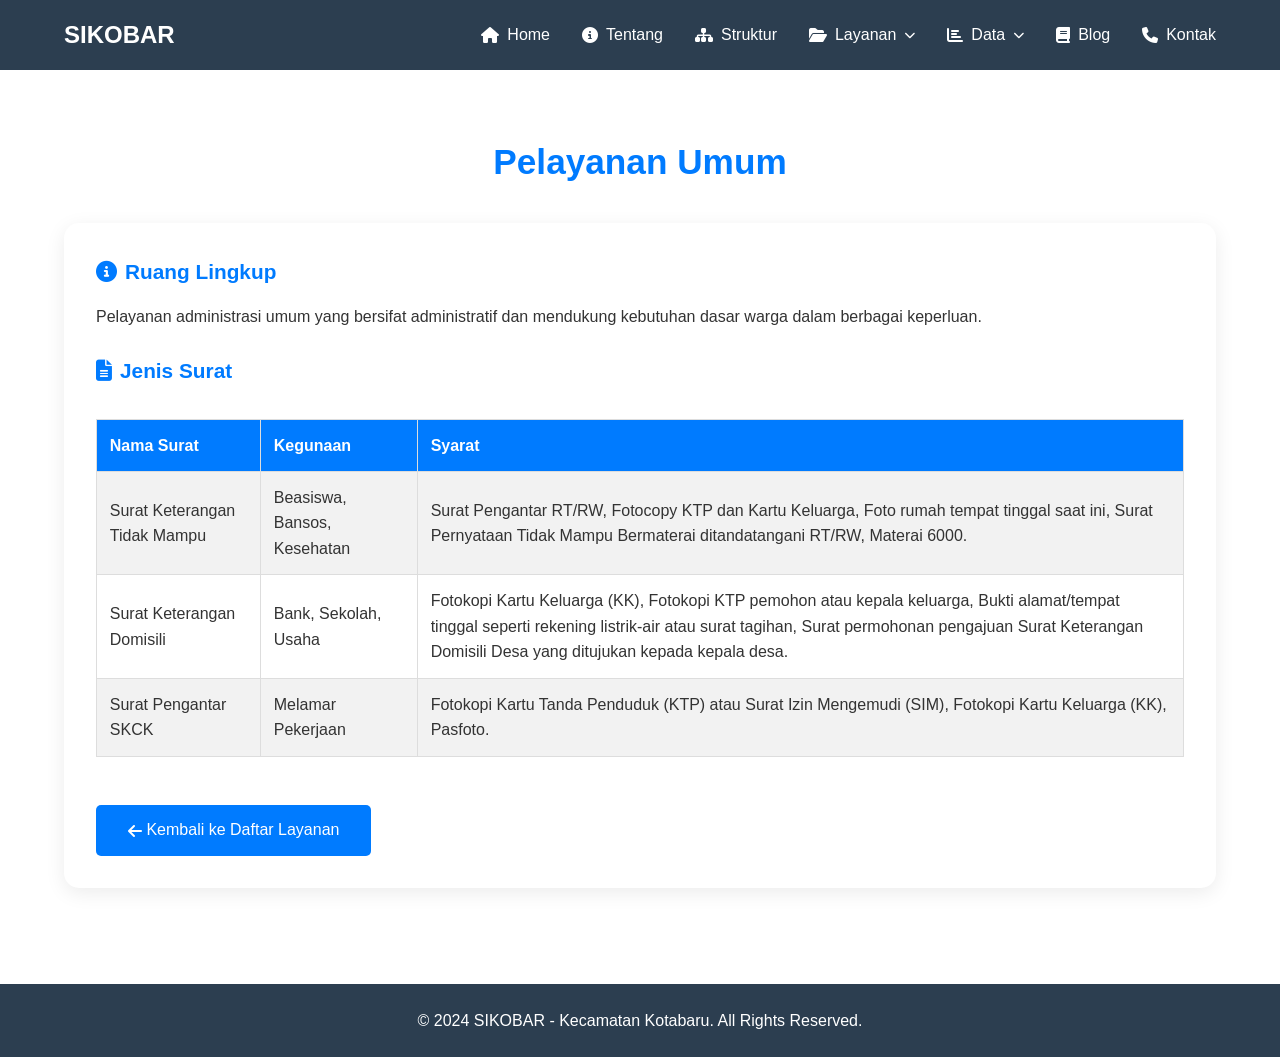
<file: umum.html>
<!DOCTYPE html>
<html lang="id">
<head>
    <meta charset="UTF-8">
    <meta name="viewport" content="width=device-width, initial-scale=1.0">
    <title>Administrasi Kependudukan - SIKOBAR</title>
    <link rel="stylesheet" href="style.css">
    <link rel="stylesheet" href="https://cdnjs.cloudflare.com/ajax/libs/font-awesome/6.4.0/css/all.min.css">
</head>
<body>
    <!-- Header Sama -->
    <header class="header">
        <div class="container">
            <div class="logo"><h1>SIKOBAR</h1></div>
            <nav class="navbar">
                 <ul>
                    <li><a href="index.html#home"><i class="fas fa-home"></i> Home</a></li>
                    <li><a href="index.html#tentang"><i class="fas fa-info-circle"></i> Tentang</a></li>
                    <li><a href="index.html#struktur"><i class="fas fa-sitemap"></i> Struktur</a></li>
                    <li class="dropdown">
                        <a href="#" class="dropbtn"><i class="fas fa-folder-open"></i> Layanan <i class="fas fa-chevron-down arrow"></i></a>
                        <ul class="dropdown-menu">
                            <li><a href="adminduk.html">Administrasi Kependudukan</a></li>
                            <li><a href="perizinan.html">Perizinan</a></li>
                            <li><a href="umum.html">Pelayanan Umum</a></li>
                            <li><a href="kemasyarakatan.html">Kemasyarakatan</a></li>
                        </ul>
                    </li>
                    <li class="dropdown">
                        <a href="#" class="dropbtn"><i class="fas fa-chart-bar"></i> Data <i class="fas fa-chevron-down arrow"></i></a>
                        <ul class="dropdown-menu">
                            <li><a href="#">Data Usia</a></li>
                            <li><a href="#">Data Wilayah</a></li>
                            <li><a href="#">Data Kegiatan</a></li>
                            <li><a href="#">Data Keuangan</a></li>
                        </ul>
                    </li>
                    <li><a href="index.html#blog"><i class="fas fa-book"></i> Blog</a></li>
                    <li><a href="index.html#kontak"><i class="fas fa-phone"></i> Kontak</a></li>
                </ul>
            </nav>
        </div>
    </header>

    <section class="page-content">
        <div class="container">
            <h2 class="section-title">Pelayanan Umum</h2>
            <div class="detail-box">
                <h3><i class="fas fa-info-circle"></i> Ruang Lingkup</h3>
                <p>Pelayanan administrasi umum yang bersifat administratif dan mendukung kebutuhan dasar warga dalam berbagai keperluan.</p>

                <h3><i class="fas fa-file-text"></i> Jenis Surat</h3>
                <div class="table-responsive">
                    <table class="table-layanan">
                        <tr>
                            <th>Nama Surat</th>
                            <th>Kegunaan</th>
                            <th>Syarat</th>
                        </tr>
                        <tr>
                            <td>Surat Keterangan Tidak Mampu</td>
                            <td>Beasiswa, Bansos, Kesehatan</td>
                            <td>Surat Pengantar RT/RW, Fotocopy KTP dan Kartu Keluarga, Foto rumah tempat tinggal saat ini, Surat Pernyataan Tidak Mampu Bermaterai ditandatangani RT/RW, Materai 6000.</td>
                        </tr>
                        <tr>
                            <td>Surat Keterangan Domisili</td>
                            <td>Bank, Sekolah, Usaha</td>
                            <td>Fotokopi Kartu Keluarga (KK), Fotokopi KTP pemohon atau kepala keluarga, Bukti alamat/tempat tinggal seperti rekening listrik-air atau surat tagihan, Surat permohonan pengajuan Surat Keterangan Domisili Desa yang ditujukan kepada kepala desa.</td>
                        </tr>
                        <tr>
                            <td>Surat Pengantar SKCK</td>
                            <td>Melamar Pekerjaan</td>
                            <td>Fotokopi Kartu Tanda Penduduk (KTP) atau Surat Izin Mengemudi (SIM), Fotokopi Kartu Keluarga (KK), Pasfoto.</td>
                        </tr>
                    </table>
                </div>
                <a href="index.html#layanan" class="btn"><i class="fas fa-arrow-left"></i> Kembali ke Daftar Layanan</a>
            </div>
        </div>
    </section>
    
    <footer class="footer">
        <p>&copy; 2024 SIKOBAR - Kecamatan Kotabaru. All Rights Reserved.</p>
    </footer>
</body>
</html>
</file>
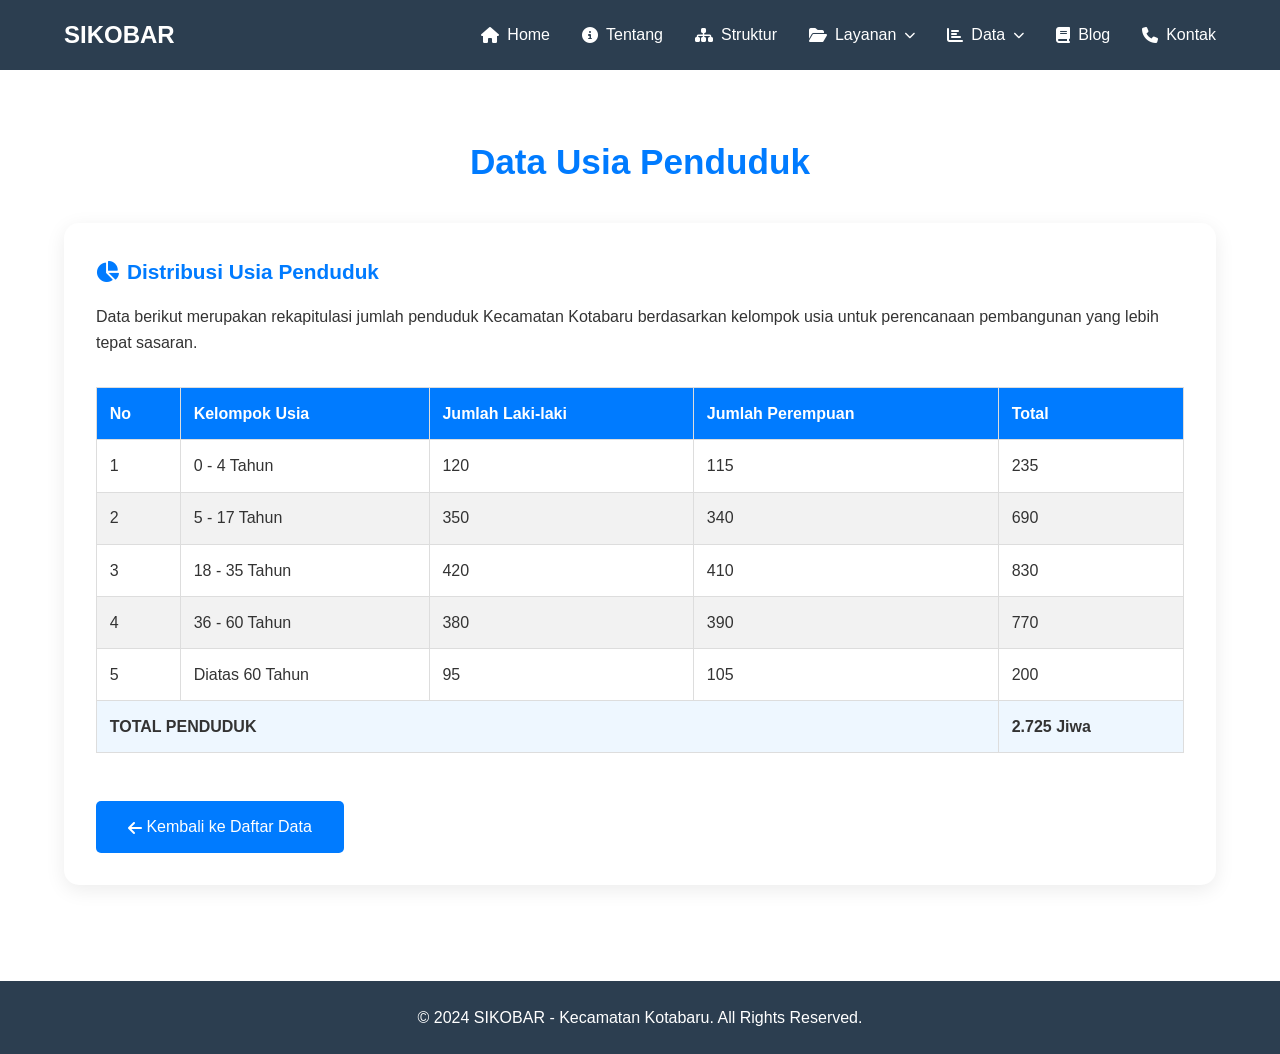
<file: usia.html>
<!DOCTYPE html>
<html lang="id">
<head>
    <meta charset="UTF-8">
    <meta name="viewport" content="width=device-width, initial-scale=1.0">
    <title>Data Usia - SIKOBAR</title>
    <link rel="stylesheet" href="style.css">
    <link rel="stylesheet" href="https://cdnjs.cloudflare.com/ajax/libs/font-awesome/6.4.0/css/all.min.css">
</head>
<body>
    <!-- Header Sama -->
    <header class="header">
        <div class="container">
            <div class="logo"><h1>SIKOBAR</h1></div>
            <nav class="navbar">
                 <ul>
                    <li><a href="index.html#home"><i class="fas fa-home"></i> Home</a></li>
                    <li><a href="index.html#tentang"><i class="fas fa-info-circle"></i> Tentang</a></li>
                    <li><a href="index.html#struktur"><i class="fas fa-sitemap"></i> Struktur</a></li>
                    <li class="dropdown">
                        <a href="#" class="dropbtn"><i class="fas fa-folder-open"></i> Layanan <i class="fas fa-chevron-down arrow"></i></a>
                        <ul class="dropdown-menu">
                            <li><a href="adminduk.html">Administrasi Kependudukan</a></li>
                            <li><a href="perizinan.html">Perizinan</a></li>
                            <li><a href="umum.html">Pelayanan Umum</a></li>
                            <li><a href="kemasyarakatan.html">Kemasyarakatan</a></li>
                        </ul>
                    </li>
                    <li class="dropdown">
                        <a href="#" class="dropbtn"><i class="fas fa-chart-bar"></i> Data <i class="fas fa-chevron-down arrow"></i></a>
                        <ul class="dropdown-menu">
                            <li><a href="usia.html">Data Usia</a></li>
                            <li><a href="wilayah.html">Data Wilayah</a></li>
                            <li><a href="kegiatan.html">Data Kegiatan</a></li>
                            <li><a href="keuangan.html">Data Keuangan</a></li>
                        </ul>
                    </li>
                    <li><a href="index.html#blog"><i class="fas fa-book"></i> Blog</a></li>
                    <li><a href="index.html#kontak"><i class="fas fa-phone"></i> Kontak</a></li>
                </ul>
            </nav>
        </div>
    </header>

    <section class="page-content">
        <div class="container">
            <h2 class="section-title">Data Usia Penduduk</h2>
            
            <div class="detail-box">
                <h3><i class="fas fa-chart-pie"></i> Distribusi Usia Penduduk</h3>
                <p>Data berikut merupakan rekapitulasi jumlah penduduk Kecamatan Kotabaru berdasarkan kelompok usia untuk perencanaan pembangunan yang lebih tepat sasaran.</p>

                <div class="table-responsive">
                    <table class="table-layanan">
                        <thead>
                            <tr>
                                <th>No</th>
                                <th>Kelompok Usia</th>
                                <th>Jumlah Laki-laki</th>
                                <th>Jumlah Perempuan</th>
                                <th>Total</th>
                            </tr>
                        </thead>
                        <tbody>
                            <tr><td>1</td><td>0 - 4 Tahun</td><td>120</td><td>115</td><td>235</td></tr>
                            <tr><td>2</td><td>5 - 17 Tahun</td><td>350</td><td>340</td><td>690</td></tr>
                            <tr><td>3</td><td>18 - 35 Tahun</td><td>420</td><td>410</td><td>830</td></tr>
                            <tr><td>4</td><td>36 - 60 Tahun</td><td>380</td><td>390</td><td>770</td></tr>
                            <tr><td>5</td><td>Diatas 60 Tahun</td><td>95</td><td>105</td><td>200</td></tr>
                            <tr style="background:#eef7ff; font-weight:bold;"><td colspan="4">TOTAL PENDUDUK</td><td>2.725 Jiwa</td></tr>
                        </tbody>
                    </table>
                </div>

                <a href="index.html#data" class="btn"><i class="fas fa-arrow-left"></i> Kembali ke Daftar Data</a>
            </div>
        </div>
    </section>

    <footer class="footer">
        <p>&copy; 2024 SIKOBAR - Kecamatan Kotabaru. All Rights Reserved.</p>
    </footer>
</body>
</html>
</file>
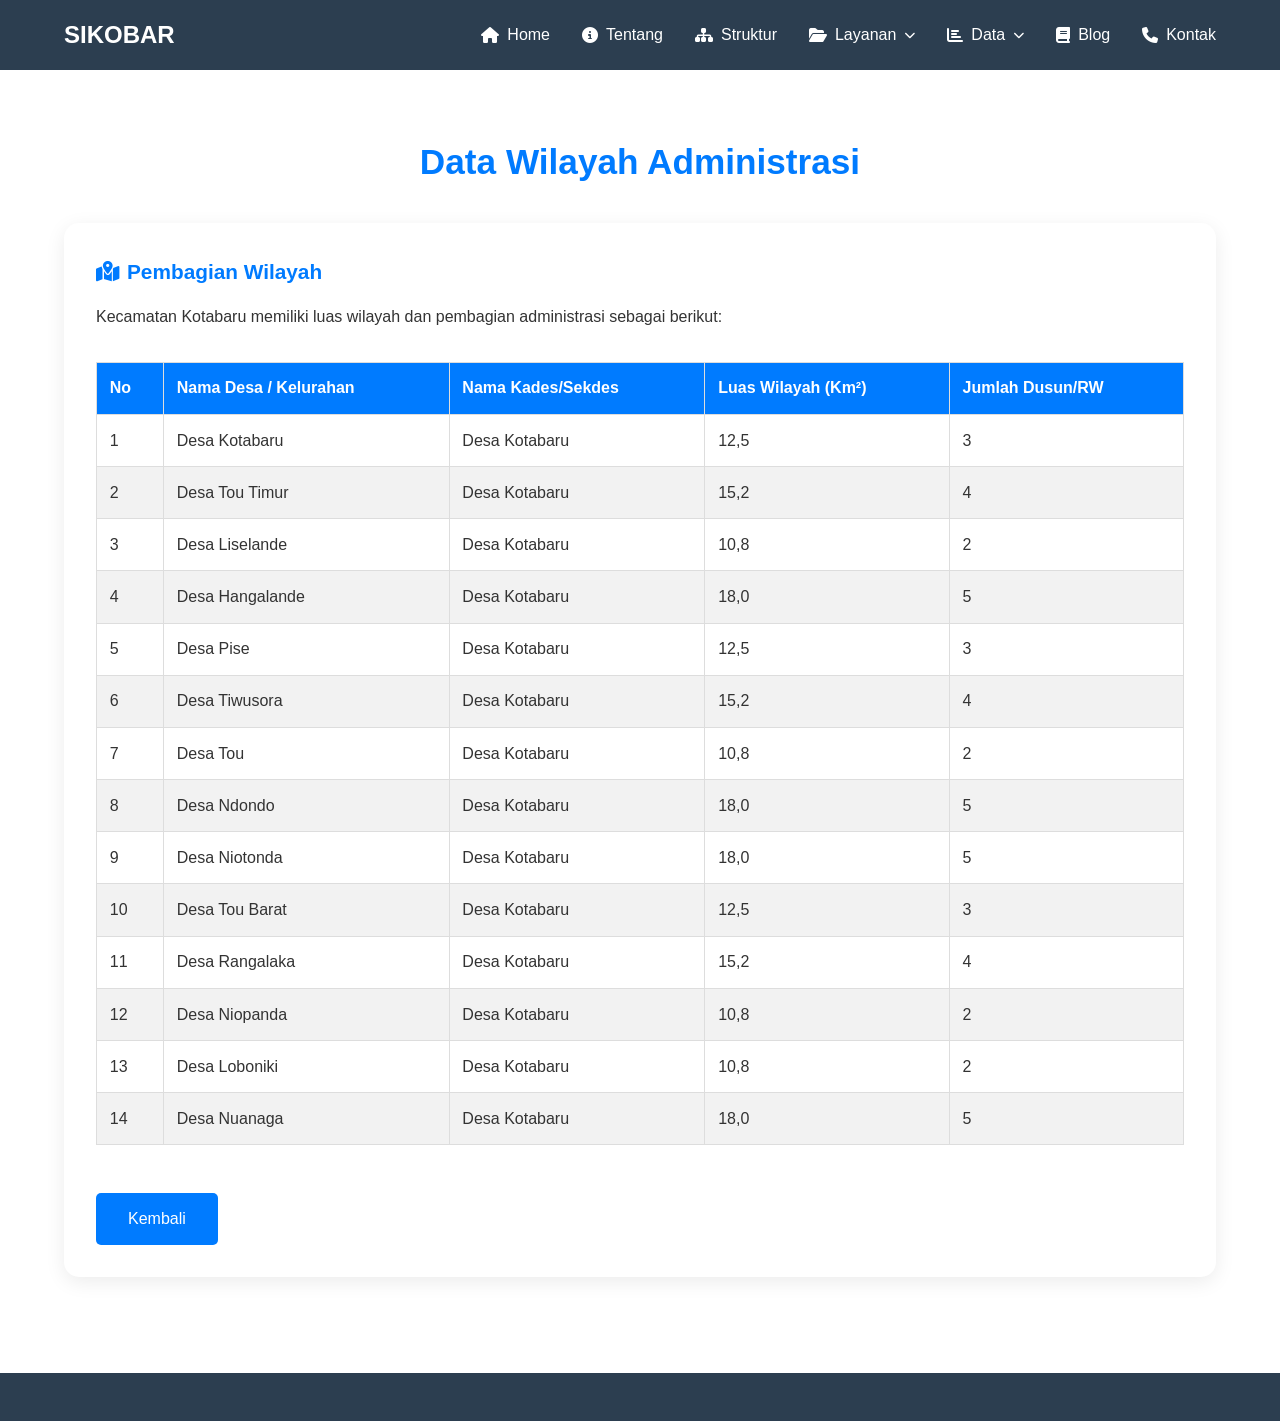
<file: wilayah.html>
<!DOCTYPE html>
<html lang="id">
<head>
    <meta charset="UTF-8">
    <meta name="viewport" content="width=device-width, initial-scale=1.0">
    <title>Data Wilayah - SIKOBAR</title>
    <link rel="stylesheet" href="style.css">
    <link rel="stylesheet" href="https://cdnjs.cloudflare.com/ajax/libs/font-awesome/6.4.0/css/all.min.css">
</head>
<body>
    <header class="header">
        <div class="container">
            <div class="logo"><h1>SIKOBAR</h1></div>
            <nav class="navbar">
                 <ul>
                    <li><a href="index.html#home"><i class="fas fa-home"></i> Home</a></li>
                    <li><a href="index.html#tentang"><i class="fas fa-info-circle"></i> Tentang</a></li>
                    <li><a href="index.html#struktur"><i class="fas fa-sitemap"></i> Struktur</a></li>
                    <li class="dropdown">
                        <a href="#" class="dropbtn"><i class="fas fa-folder-open"></i> Layanan <i class="fas fa-chevron-down arrow"></i></a>
                        <ul class="dropdown-menu">
                            <li><a href="adminduk.html">Administrasi Kependudukan</a></li>
                            <li><a href="perizinan.html">Perizinan</a></li>
                            <li><a href="umum.html">Pelayanan Umum</a></li>
                            <li><a href="kemasyarakatan.html">Kemasyarakatan</a></li>
                        </ul>
                    </li>
                    <li class="dropdown">
                        <a href="#" class="dropbtn"><i class="fas fa-chart-bar"></i> Data <i class="fas fa-chevron-down arrow"></i></a>
                        <ul class="dropdown-menu">
                            <li><a href="usia.html">Data Usia</a></li>
                            <li><a href="wilayah.html">Data Wilayah</a></li>
                            <li><a href="kegiatan.html">Data Kegiatan</a></li>
                            <li><a href="keuangan.html">Data Keuangan</a></li>
                        </ul>
                    </li>
                    <li><a href="index.html#blog"><i class="fas fa-book"></i> Blog</a></li>
                    <li><a href="index.html#kontak"><i class="fas fa-phone"></i> Kontak</a></li>
                </ul>
            </nav>
        </div>
    </header>

    <section class="page-content">
        <div class="container">
            <h2 class="section-title">Data Wilayah Administrasi</h2>
            <div class="detail-box">
                <h3><i class="fas fa-map-location-dot"></i> Pembagian Wilayah</h3>
                <p>Kecamatan Kotabaru memiliki luas wilayah dan pembagian administrasi sebagai berikut:</p>

                <div class="table-responsive">
                    <table class="table-layanan">
                        <thead>
                            <tr>
                                <th>No</th>
                                <th>Nama Desa / Kelurahan</th>
                                <th>Nama Kades/Sekdes</th>
                                <th>Luas Wilayah (Km²)</th>
                                <th>Jumlah Dusun/RW</th>
                            </tr>
                        </thead>
                        <tbody>
                            <tr><td>1</td><td>Desa Kotabaru</td><td>Desa Kotabaru</td><td>12,5</td><td>3</td></tr>
                            <tr><td>2</td><td>Desa Tou Timur</td><td>Desa Kotabaru</td><td>15,2</td><td>4</td></tr>
                            <tr><td>3</td><td>Desa Liselande</td><td>Desa Kotabaru</td><td>10,8</td><td>2</td></tr>
                            <tr><td>4</td><td>Desa Hangalande</td><td>Desa Kotabaru</td><td>18,0</td><td>5</td></tr>
                            <tr><td>5</td><td>Desa Pise</td><td>Desa Kotabaru</td><td>12,5</td><td>3</td></tr>
                            <tr><td>6</td><td>Desa Tiwusora</td><td>Desa Kotabaru</td><td>15,2</td><td>4</td></tr>
                            <tr><td>7</td><td>Desa Tou</td><td>Desa Kotabaru</td><td>10,8</td><td>2</td></tr>
                            <tr><td>8</td><td>Desa Ndondo</td><td>Desa Kotabaru</td><td>18,0</td><td>5</td></tr>
                            <tr><td>9</td><td>Desa Niotonda</td><td>Desa Kotabaru</td><td>18,0</td><td>5</td></tr>
                            <tr><td>10</td><td>Desa Tou Barat</td><td>Desa Kotabaru</td><td>12,5</td><td>3</td></tr>
                            <tr><td>11</td><td>Desa Rangalaka</td><td>Desa Kotabaru</td><td>15,2</td><td>4</td></tr>
                            <tr><td>12</td><td>Desa Niopanda</td><td>Desa Kotabaru</td><td>10,8</td><td>2</td></tr>
                            <tr><td>13</td><td>Desa Loboniki</td><td>Desa Kotabaru</td><td>10,8</td><td>2</td></tr>
                            <tr><td>14</td><td>Desa Nuanaga</td><td>Desa Kotabaru</td><td>18,0</td><td>5</td></tr>
                        </tbody>
                    </table>
                </div>
                <a href="index.html#data" class="btn">Kembali</a>
            </div>
        </div>
    </section>
    <footer class="footer"></footer>
</body>
</html>
</file>
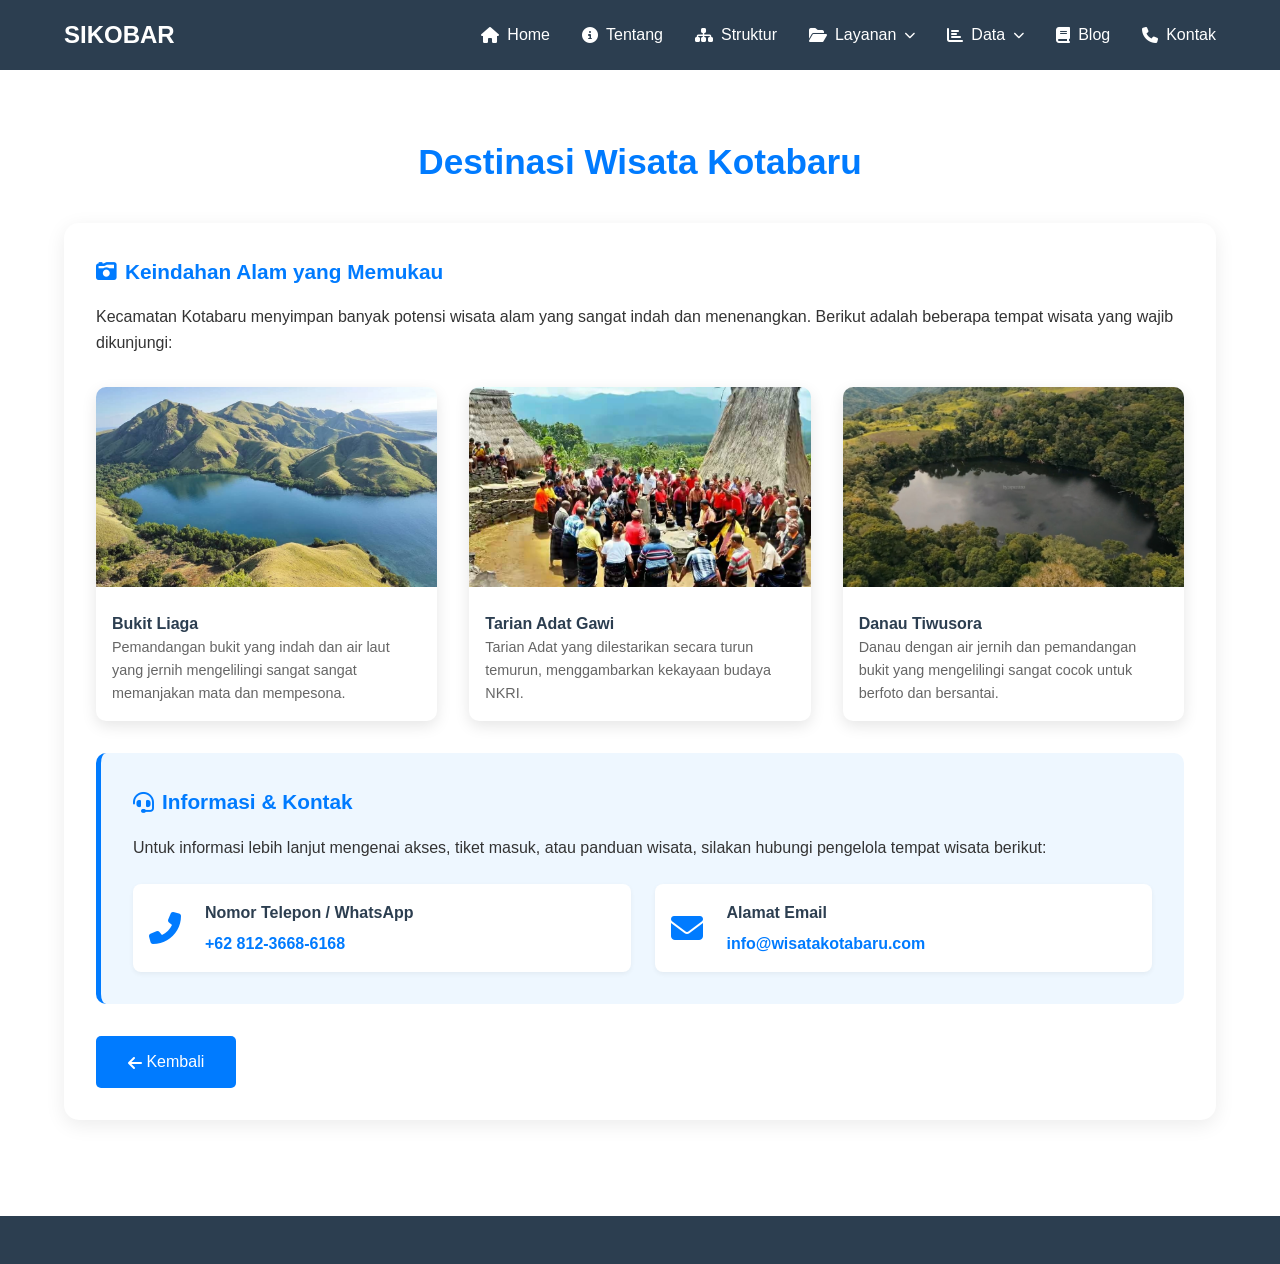
<file: wisata.html>
<!DOCTYPE html>
<html lang="id">
<head>
    <meta charset="UTF-8">
    <meta name="viewport" content="width=device-width, initial-scale=1.0">
    <title>Administrasi Kependudukan - SIKOBAR</title>
    <link rel="stylesheet" href="style.css">
    <link rel="stylesheet" href="https://cdnjs.cloudflare.com/ajax/libs/font-awesome/6.4.0/css/all.min.css">
</head>
<body>
    <!-- Header Sama -->
    <header class="header">
        <div class="container">
            <div class="logo"><h1>SIKOBAR</h1></div>
            <nav class="navbar">
                 <ul>
                    <li><a href="index.html#home"><i class="fas fa-home"></i> Home</a></li>
                    <li><a href="index.html#tentang"><i class="fas fa-info-circle"></i> Tentang</a></li>
                    <li><a href="index.html#struktur"><i class="fas fa-sitemap"></i> Struktur</a></li>
                    <li class="dropdown">
                        <a href="#" class="dropbtn"><i class="fas fa-folder-open"></i> Layanan <i class="fas fa-chevron-down arrow"></i></a>
                        <ul class="dropdown-menu">
                            <li><a href="adminduk.html">Administrasi Kependudukan</a></li>
                            <li><a href="perizinan.html">Perizinan</a></li>
                            <li><a href="umum.html">Pelayanan Umum</a></li>
                            <li><a href="kemasyarakatan.html">Kemasyarakatan</a></li>
                        </ul>
                    </li>
                    <li class="dropdown">
                        <a href="#" class="dropbtn"><i class="fas fa-chart-bar"></i> Data <i class="fas fa-chevron-down arrow"></i></a>
                        <ul class="dropdown-menu">
                            <li><a href="#">Data Usia</a></li>
                            <li><a href="#">Data Wilayah</a></li>
                            <li><a href="#">Data Kegiatan</a></li>
                            <li><a href="#">Data Keuangan</a></li>
                        </ul>
                    </li>
                    <li><a href="index.html#blog"><i class="fas fa-book"></i> Blog</a></li>
                    <li><a href="index.html#kontak"><i class="fas fa-phone"></i> Kontak</a></li>
                </ul>
            </nav>
        </div>
    </header>

    <section class="page-content">
        <div class="container">
            <h2 class="section-title">Destinasi Wisata Kotabaru</h2>
            
            <div class="detail-box">
                <h3><i class="fas fa-camera-retro"></i> Keindahan Alam yang Memukau</h3>
                <p>Kecamatan Kotabaru menyimpan banyak potensi wisata alam yang sangat indah dan menenangkan. Berikut adalah beberapa tempat wisata yang wajib dikunjungi:</p>

                <div class="wisata-grid">
                    <div class="wisata-item">
                        <img src="assets/tentang-bukit liaga.jpg" alt="Bukit Liaga">
                        <h4>Bukit Liaga</h4>
                        <p>Pemandangan bukit yang indah dan air laut yang jernih mengelilingi sangat sangat memanjakan mata dan mempesona.</p>
                    </div>
                    
                    <div class="wisata-item">
                        <img src="assets/Gawi.jpg" alt="Seni&Budaya">
                        <h4>Tarian Adat Gawi</h4>
                        <p>Tarian Adat yang dilestarikan secara turun temurun, menggambarkan kekayaan budaya NKRI.</p>
                    </div>

                    <div class="wisata-item">
                        <img src="assets/Tiwusora.jpeg" alt="Danau Ttiwusora">
                        <h4>Danau Tiwusora</h4>
                        <p>Danau dengan air jernih dan pemandangan bukit yang mengelilingi sangat cocok untuk berfoto dan bersantai.</p>
                    </div>
                </div>

                <!-- BAGIAN CONTACT PERSON -->
                <div class="contact-wisata">
                    <h3><i class="fas fa-headset"></i> Informasi & Kontak</h3>
                    <p>Untuk informasi lebih lanjut mengenai akses, tiket masuk, atau panduan wisata, silakan hubungi pengelola tempat wisata berikut:</p>
                    
                    <div class="contact-box">
                        <div class="contact-item">
                            <i class="fas fa-phone-alt"></i>
                            <div>
                                <h4>Nomor Telepon / WhatsApp</h4>
                                <p><a href="tel:+6281236686168">+62 812-3668-6168</a></p>
                            </div>
                        </div>

                        <div class="contact-item">
                            <i class="fas fa-envelope"></i>
                            <div>
                                <h4>Alamat Email</h4>
                                <p><a href="mailto:info@wisatakotabaru.com">info@wisatakotabaru.com</a></p>
                            </div>
                        </div>
                    </div>
                </div>

                <a href="index.html#tentang" class="btn"><i class="fas fa-arrow-left"></i> Kembali</a>
            </div>
        </div>
    </section>

    <footer class="footer"></footer>
</body>
</html>
</file>
<file: style.css>
/* Reset & Dasar */
* {
    margin: 0;
    padding: 0;
    box-sizing: border-box;
    font-family: 'Segoe UI', Tahoma, Geneva, Verdana, sans-serif;
}

body {
    line-height: 1.6;
    color: #333;
}

ul {
    list-style: none;
}

a {
    text-decoration: none;
    color: inherit;
}

.container {
    width: 90%;
    max-width: 1200px;
    margin: 0 auto;
}

/* TAMBAHAN SUPAYA LEBIH SEMPURNA */

html {
    scroll-behavior: smooth;
}

.fas, .far, .fab {
    vertical-align: middle;
}

.navbar a.active {
    color: #007bff;
    font-weight: 600;
}

/* Pastikan gambar tidak bisa di-drag atau diseleksi di HP */
img {
    user-select: none;
    -webkit-user-drag: none;
}

/* Header & Navbar */
.header {
    background-color: #2c3e50;
    color: white;
    padding: 1rem 0;
    position: sticky;
    top: 0;
    z-index: 100;
}

.header .container {
    display: flex;
    justify-content: space-between;
    align-items: center;
}

.logo h1 {
    font-size: 1.5rem;
    font-weight: 700;
}

.navbar ul {
    display: flex;
    gap: 2rem;
    align-items: center;
}

.navbar a {
    display: flex;
    align-items: center;
    gap: 0.5rem;
    font-size: 1rem;
    transition: color 0.3s ease;
}

.navbar a:hover {
    color: #dbd834;
}

/* Dropdown Menu */
.navbar .dropdown {
    position: relative;
}

/* Tombol Dropdown */
.navbar .dropbtn {
    display: flex;
    align-items: center;
    gap: 0.5rem;
    transition: all 0.3s ease;
}

/* Animasi Putar Panah */
.navbar .arrow {
    font-size: 0.7rem;
    transition: transform 0.3s ease;
}

.navbar .dropdown:hover .arrow {
    transform: rotate(180deg);
    color: #007bff;
}

/* Kotak Isi Dropdown */
.navbar .dropdown-menu {
    position: absolute;
    top: 100%;
    left: 0;
    background-color: #ffffff;
    min-width: 240px;
    box-shadow: 0 8px 25px rgba(0, 123, 255, 0.15);
    border-radius: 10px;
    margin-top: 0.8rem;
    opacity: 0;
    visibility: hidden;
    transform: translateY(10px);
    transition: all 0.3s ease;
    border-top: 3px solid #007bff;
    z-index: 999;
}

/* Efek Muncul (Hover) */
.navbar .dropdown:hover .dropdown-menu {
    opacity: 1;
    visibility: visible;
    transform: translateY(0);
}

/* Isi List Dropdown */
.navbar .dropdown-menu li {
    list-style: none;
}

.navbar .dropdown-menu li a {
    color: #333 !important;
    padding: 0.9rem 1.2rem;
    display: flex;
    align-items: center;
    gap: 0.8rem;
    font-size: 0.9rem;
    border-bottom: 1px solid #f0f0f0;
    transition: all 0.2s ease;
}

.navbar .dropdown-menu li:last-child a {
    border-bottom: none;
    border-radius: 0 0 10px 10px;
}

/* Efek saat diarahkan kursor */
.navbar .dropdown-menu li a:hover {
    background-color: #eef7ff;
    color: #007bff !important;
    padding-left: 1.5rem;
}

.navbar .dropdown-menu li a i {
    color: #007bff;
    font-size: 1rem;
    width: 18px;
    text-align: center;
}

/* Hero Section */
.hero {
    height: 78vh;
    background: linear-gradient(rgba(0, 0, 0, 0.5), rgba(0, 0, 0, 0.5)), url('https://img.freepik.com/premium-photo/man-woman-working-farm_1048944-8270663.jpg') no-repeat center center/cover;
    color: white;
    display: flex;
    align-items: center;
    justify-content: center;
    text-align: center;
}

.hero-content h2 {
    font-size: 2.8rem;
    margin-bottom: 0.5rem;
}

.hero-content h1 {
    font-size: 3rem;
    margin-bottom: 1rem;
}

.hero-content p {
    font-size: 1.2rem;
    margin-bottom: 2rem;
    max-width: 700px;
    margin-left: auto;
    margin-right: auto;
    margin-bottom: 5rem;
}

.btn {
    display: inline-block;
    background-color: #007bff;
    color: white;
    padding: 0.8rem 2rem;
    border-radius: 5px;
    font-size: 1rem;
    transition: background-color 0.3s ease;
    border: none;
    cursor: pointer;
}

.btn:hover {
    background-color: #0056b3;
}

.btn-small {
    display: inline-block;
    background-color: #007bff;
    color: white;
    padding: 0.5rem 1.2rem;
    border-radius: 5px;
    font-size: 0.9rem;
    margin-top: 1rem;
    transition: background-color 0.3s ease;
}

.btn-small:hover {
    background-color: #0056b3;
}

/* Tentang Kami */
.about-content {
    display: flex;
    align-items: center;
    gap: 3rem;
    margin-top: 2rem;
}

.about-img {
    flex: 1;
    border-radius: 10px;
    overflow: hidden;
    box-shadow: 0 5px 15px rgba(0,0,0,0.1);
}

.about-img img {
    width: 100%;
    height: auto;
    display: block;
    transition: transform 0.5s ease;
}

.about-img img:hover {
    transform: scale(1.05);
}

.about-text {
    flex: 1.5;
    text-align: left;
}

.about-text p {
    margin-bottom: 1rem;
    font-size: 1.1rem;
    color: #555;
    line-height: 1.8;
}

/* Responsif untuk HP */
@media (max-width: 768px) {
    .about-content {
        flex-direction: column;
    }
    
    .about-img {
        width: 100%;
        order: 1;
    }
    
    .about-text {
        order: 2;
    }
}

.about {
    padding: 4rem 0;
    text-align: center;
    background-color: #f8f9fa;
}

.section-title {
    font-size: 2.2rem;
    color: #007bff;
    margin-bottom: 1.5rem;
    text-align: center;
}

.about-text {
    font-size: 1.1rem;
    max-width: 800px;
    margin: 0 auto;
    color: #555;
}

/* ==========================================
   STYLE BARU UNTUK TENTANG KAMI YANG LENGKAP
   ========================================== */

.about-content {
    display: flex;
    align-items: center;
    gap: 3rem;
    margin-top: 3rem; /* Jarak antar bagian */
}

/* Agar bagian kedua posisinya terbalik (Teks kiri, Gambar kanan) */
.about-content.reverse {
    flex-direction: row-reverse;
}

.about-text h3 {
    color: #2c3e50;
    font-size: 1.8rem;
    margin-bottom: 1rem;
}

.wisata-list {
    list-style: none;
    padding: 0;
    margin: 1rem 0;
}

.wisata-list li {
    padding: 0.5rem 0;
    display: flex;
    align-items: center;
    gap: 0.8rem;
}

.wisata-list li i {
    color: #007bff;
    font-size: 1.2rem;
}

/* STYLE TOMBOL PLAY PADA VIDEO */
.about-img {
    position: relative; /* Penting agar tombol play menempel di gambar */
}

.play-button {
    position: absolute;
    top: 50%;
    left: 50%;
    transform: translate(-50%, -50%);
    width: 80px;
    height: 80px;
    background-color: rgba(255, 0, 0, 0.8);
    border-radius: 50%;
    display: flex;
    align-items: center;
    justify-content: center;
    transition: all 0.3s ease;
}

.play-button i {
    color: white;
    font-size: 30px;
    margin-left: 8px; /* Sedikit geser kanan biar segitiga play pas di tengah */
}

.about-img a:hover .play-button {
    background-color: red;
    transform: translate(-50%, -50%) scale(1.1);
}

/* Style Grid Wisata di halaman detail */
.wisata-grid {
    display: grid;
    grid-template-columns: repeat(auto-fit, minmax(300px, 1fr));
    gap: 2rem;
    margin-top: 2rem;
}

.wisata-item {
    background: white;
    border-radius: 10px;
    overflow: hidden;
    box-shadow: 0 5px 15px rgba(0,0,0,0.1);
}

.wisata-item img {
    width: 100%;
    height: 200px;
    object-fit: cover;
}

.wisata-item h4 {
    padding: 1rem 1rem 0 1rem;
    color: #2c3e50;
}

.wisata-item p {
    padding: 0 1rem 1rem 1rem;
    color: #666;
    font-size: 0.9rem;
}

/* Responsive */
@media (max-width: 768px) {
    .about-content, 
    .about-content.reverse {
        flex-direction: column;
    }
    
    .play-button {
        width: 60px;
        height: 60px;
    }
    
    .play-button i {
        font-size: 22px;
    }
}

/* ==========================================
   STYLE CONTACT PERSON DI HALAMAN WISATA
   ========================================== */

.contact-wisata {
    background: #eef7ff;
    padding: 2rem;
    border-radius: 10px;
    margin-top: 2rem;
    border-left: 5px solid #007bff;
}

.contact-wisata h3 {
    color: #2c3e50;
    margin-bottom: 1rem;
    display: flex;
    align-items: center;
    gap: 0.5rem;
}

.contact-box {
    display: grid;
    grid-template-columns: repeat(auto-fit, minmax(250px, 1fr));
    gap: 1.5rem;
    margin-top: 1.5rem;
}

.contact-item {
    display: flex;
    align-items: center;
    gap: 1rem;
    background: white;
    padding: 1rem;
    border-radius: 8px;
    box-shadow: 0 2px 5px rgba(0,0,0,0.05);
}

.contact-item i {
    font-size: 2rem;
    color: #007bff;
    min-width: 40px;
}

.contact-item h4 {
    margin: 0 0 0.3rem 0;
    color: #2c3e50;
    font-size: 1rem;
}

.contact-item p {
    margin: 0;
    font-size: 1rem;
}

.contact-item a {
    color: #007bff;
    font-weight: 600;
    text-decoration: none;
}

.contact-item a:hover {
    text-decoration: underline;
}


/* Struktur Organisasi */
.struktur {
    padding: 4rem 0;
    text-align: center;
}

/* ----- STRUKTUR ORGANISASI & GARIS PENGHUBUNG ----- */

.struktur-container {
    display: flex;
    flex-direction: column;
    align-items: center;
    gap: 3rem; /* Jarak antar level, sekaligus ruang untuk garis */
    margin-top: 2rem;
    position: relative;
}

.struktur-level {
    display: flex;
    justify-content: center;
    gap: 2rem;
    width: 100%;
    flex-wrap: wrap;
    position: relative;
}

/* GARIS PENGHUBUNG BARU */
.struktur-level:not(:last-child)::after {
    content: '';
    position: absolute;
    bottom: -3rem; /* Geser ke bawah melewati gap */
    left: 50%;
    transform: translateX(-50%);
    width: 2px;
    height: 3rem; /* Panjang garis */
    background-color: #007bff;
    z-index: 1;
}

/* Opsional: Tambah titik bulat di ujung garis biar makin rapi */
.struktur-level:not(:last-child)::before {
    content: '';
    position: absolute;
    bottom: -3rem;
    left: 50%;
    transform: translateX(-50%);
    width: 10px;
    height: 10px;
    background-color: #007bff;
    border-radius: 50%;
    z-index: 2;
}

.struktur-level {
    position: relative;
}

/* Style Card */
.struktur-card {
    background-color: white;
    padding: 1.5rem 2rem;
    border-radius: 10px;
    box-shadow: 0 3px 10px rgba(0,0,0,0.1);
    text-align: center;
    border-top: 5px solid #007bff;
    min-width: 220px;
    transition: transform 0.3s ease;
}

.struktur-card:hover {
    transform: translateY(-5px);
}

.struktur-card.camat {
    border-top-color: rgb(19, 175, 253); /* Biru untuk Camat */
    min-width: 250px;
}

.struktur-card.sekcam {
    border-top-color: #ecfc0a; /* Kuning muda untuk Sekcam */
    min-width: 250px;
}

.struktur-card.Kasubag {
    border-top-color: #1a9202; /* Hijau untuk Kasubag */
    min-width: 250px;
}

.struktur-card h3 {
    color: #333;
    margin-bottom: 0.5rem;
    font-size: 1.1rem;
}

/* Style untuk Staf */
.struktur-card.staf {
    border-top-color: #74b3eb; /* Abu-abu untuk Staf */
    min-width: 180px;
}

.struktur-card.staf h4 {
    font-size: 1rem;
}

.struktur-card p {
    color: #222;
    font-size: 1rem;
}

/* Responsif */
@media (max-width: 768px) {
    .struktur-level {
        flex-direction: column;
        align-items: center;
    }
    
    .struktur-level:not(:last-child)::after {
        display: none; /* Sembunyikan garis di HP */
    }
}

/* Layanan */
.layanan {
    padding: 4rem 0;
    background-color: #f8f9fa;
}

.layanan-grid {
    display: grid;
    grid-template-columns: repeat(auto-fit, minmax(250px, 1fr));
    gap: 2rem;
    margin-top: 2rem;
}

.layanan-card {
    background-color: white;
    padding: 2rem;
    border-radius: 10px;
    box-shadow: 0 3px 10px rgba(0,0,0,0.08);
    text-align: center;
    transition: transform 0.3s ease;
}

.layanan-card:hover {
    transform: translateY(-5px);
}

.layanan-card i {
    font-size: 3rem;
    color: #007bff;
    margin-bottom: 1rem;
}

.layanan-card h3 {
    color: #2c3e50;
    margin-bottom: 1rem;
}

.layanan-card p {
    color: #666;
    font-size: 0.95rem;
}

/* Style Tambahan untuk Layanan */
.layanan-card {
    cursor: pointer;
    position: relative;
}

.link-detail {
    display: inline-block;
    margin-top: 1rem;
    color: #007bff;
    font-size: 0.9rem;
    font-weight: 500;
    opacity: 0;
    transition: opacity 0.3s ease;
}

.layanan-card:hover .link-detail {
    opacity: 1;
}

/* Style Modal/Popup */
.modal {
    display: none;
    position: fixed;
    z-index: 9999;
    left: 0;
    top: 0;
    width: 100%;
    height: 100%;
    overflow: auto;
    background-color: rgba(0,0,0,0.5);
    animation: fadeIn 0.3s;
}

@keyframes fadeIn {
    from {opacity: 0;}
    to {opacity: 1;}
}

.modal-content {
    background-color: #fefefe;
    margin: 5% auto;
    padding: 0;
    border: 1px solid #888;
    width: 80%;
    max-width: 700px;
    border-radius: 10px;
    box-shadow: 0 5px 15px rgba(0,0,0,0.3);
    animation: slideDown 0.3s;
}

@keyframes slideDown {
    from {transform: translateY(-50px); opacity: 0;}
    to {transform: translateY(0); opacity: 1;}
}

.close {
    color: #aaa;
    float: right;
    font-size: 28px;
    font-weight: bold;
    margin-right: 1rem;
    margin-top: 0.5rem;
}

.close:hover,
.close:focus {
    color: black;
    text-decoration: none;
    cursor: pointer;
}

.modal-content h3 {
    padding: 1.5rem;
    background-color: #007bff;
    color: white;
    margin: 0;
    border-radius: 10px 10px 0 0;
}

.modal-body {
    padding: 2rem;
}

.modal-body h4 {
    color: #2c3e50;
    margin: 1.5rem 0 0.8rem 0;
}

.modal-body h4:first-child {
    margin-top: 0;
}

/* Style Tabel */
.table-layanan {
    width: 100%;
    border-collapse: collapse;
    margin-top: 1rem;
}

.table-layanan th, .table-layanan td {
    border: 1px solid #ddd;
    padding: 0.8rem;
    text-align: left;
}

.table-layanan th {
    background-color: #007bff;
    color: white;
}

.table-layanan tr:nth-child(even) {
    background-color: #f2f2f2;
}

/* Responsif Modal */
@media (max-width: 768px) {
    .modal-content {
        width: 95%;
        margin: 10% auto;
    }
}

/* ==========================================
   STYLE UNTUK HALAMAN DETAIL LAYANAN
   ========================================== */

.page-content {
    padding: 4rem 0;
    min-height: 70vh;
}

.detail-box {
    background: white;
    padding: 2rem;
    border-radius: 15px;
    box-shadow: 0 5px 20px rgba(0,0,0,0.08);
    margin-top: 2rem;
}

.detail-box h3 {
    color: #007bff;
    margin: 1.5rem 0 1rem 0;
    display: flex;
    align-items: center;
    gap: 0.5rem;
    font-size: 1.3rem;
}

.detail-box h3:first-child {
    margin-top: 0;
}

.table-responsive {
    overflow-x: auto;
    margin: 1rem 0;
}

.syarat-list {
    list-style: none;
    padding: 0;
}

.syarat-list li {
    padding: 1rem;
    margin-bottom: 0.8rem;
    background: #f8f9fa;
    border-left: 4px solid #007bff;
    border-radius: 5px;
}

.syarat-list li i {
    color: #28a745;
    font-size: 1.2rem;
    margin-right: 0.5rem;
}

.program-grid {
    display: grid;
    grid-template-columns: repeat(auto-fit, minmax(250px, 1fr));
    gap: 1.5rem;
    margin-top: 1rem;
}

.program-item {
    background: #eef7ff;
    padding: 1.5rem;
    border-radius: 10px;
}

.program-item h4 {
    color: #2c3e50;
    margin-bottom: 0.5rem;
}

/* Tombol Kembali */
.detail-box .btn {
    margin-top: 2rem;
}

/* Data Section */
.data-section {
    padding: 4rem 0;
}

.data-grid {
    display: grid;
    grid-template-columns: repeat(auto-fit, minmax(250px, 1fr));
    gap: 2rem;
    margin-top: 2rem;
}

.data-card {
    background-color: white;
    padding: 2rem;
    border-radius: 10px;
    box-shadow: 0 3px 10px rgba(0,0,0,0.08);
    text-align: center;
    border: 1px solid #eee;
}

.data-card i {
    font-size: 2.5rem;
    color: #007bff;
    margin-bottom: 1rem;
}

.data-card h3 {
    color: #2c3e50;
    margin-bottom: 0.5rem;
}

.data-card p {
    color: #666;
    font-size: 0.9rem;
}

/* Blog Section */
.blog {
    padding: 4rem 0;
    background-color: #f8f9fa;
}

.blog-grid {
    display: grid;
    grid-template-columns: repeat(auto-fit, minmax(320px, 1fr));
    gap: 2rem;
    margin-top: 2rem;
}

.blog-card {
    background-color: white;
    border-radius: 12px;
    overflow: hidden;
    box-shadow: 0 3px 10px rgba(0,0,0,0.08);
    transition: transform 0.3s ease, box-shadow 0.3s ease;
}

.blog-card:hover {
    transform: translateY(-8px);
    box-shadow: 0 10px 20px rgba(0,123,255,0.15);
}

.blog-img {
    height: 220px;
    overflow: hidden;
}

.blog-img img {
    width: 100%;
    height: 100%;
    object-fit: cover; /* Agar gambar tidak gepeng */
    transition: transform 0.5s ease;
}

.blog-card:hover .blog-img img {
    transform: scale(1.1); /* Efek zoom saat dihover */
}

.blog-content {
    padding: 1.5rem;
}

.date {
    color: #007bff;
    font-size: 0.85rem;
    display: inline-flex;
    align-items: center;
    gap: 0.3rem;
    margin-bottom: 0.8rem;
}

.blog-content h3 {
    color: #2c3e50;
    margin-bottom: 0.8rem;
    font-size: 1.2rem;
}

.blog-content p {
    color: #666;
    margin-bottom: 1rem;
    font-size: 0.95rem;
    line-height: 1.6;
}

.read-more {
    color: #007bff;
    font-weight: 500;
    display: inline-flex;
    align-items: center;
    gap: 0.5rem;
    font-size: 0.9rem;
    transition: gap 0.3s ease;
}

.blog-card:hover .read-more {
    gap: 0.8rem;
}

/* Style Khusus Halaman Berita */
.blog-img-full {
    width: 100%;
    height: 400px;
    overflow: hidden;
    border-radius: 10px;
    margin: 1.5rem 0;
}

.blog-img-full img {
    width: 100%;
    height: 100%;
    object-fit: cover;
}

.isi-berita {
    line-height: 1.8;
    color: #555;
    font-size: 1.1rem;
    text-align: justify;
}

.isi-berita p {
    margin-bottom: 1.2rem;
}

.isi-berita h3 {
    color: #2c3e50;
    margin: 2rem 0 1rem 0;
    font-size: 1.4rem;
}

.isi-berita ul {
    margin-left: 1.5rem;
    list-style: none;
}

.isi-berita li {
    margin-bottom: 0.8rem;
}

/* Kontak */
.kontak {
    padding: 4rem 0;
}

.kontak-container {
    display: grid;
    grid-template-columns: 1fr 1fr;
    gap: 3rem;
    margin-top: 2rem;
}

.kontak-item {
    display: flex;
    align-items: flex-start;
    gap: 1rem;
    margin-bottom: 1.5rem;
}

.kontak-item i {
    font-size: 1.5rem;
    color: #007bff;
    min-width: 30px;
}

.kontak-item h4 {
    color: #2c3e50;
    margin-bottom: 0.3rem;
}

.kontak-item p {
    color: #666;
}

.kontak-form {
    display: flex;
    flex-direction: column;
    gap: 1rem;
}

.kontak-form input,
.kontak-form textarea {
    padding: 1rem;
    border: 1px solid #ddd;
    border-radius: 5px;
    font-size: 1rem;
}

.kontak-form textarea {
    resize: vertical;
}

/* Footer */
.footer {
    background-color: #2c3e50;
    color: white;
    text-align: center;
    padding: 1.5rem 0;
    margin-top: 2rem;
}

/* ==========================================
   RESPONSIVE DESIGN - UNTUK HP & TABLET
   ========================================== */

@media (max-width: 992px) {
    /* Untuk Tablet */
    .navbar ul {
        gap: 1rem;
    }

    .hero-content h1 {
        font-size: 2.5rem;
    }
}

@media (max-width: 768px) {
    /* Untuk HP */

    /* ----- NAVBAR ----- */
    .header .container {
        flex-direction: column;
        gap: 1rem;
        padding: 1rem;
    }

    .navbar ul {
        gap: 0.8rem;
        flex-wrap: wrap;
        justify-content: center;
    }

    .navbar a {
        font-size: 0.9rem;
        padding: 0.3rem 0.5rem;
    }

    /* Dropdown di HP */
    .dropdown-menu {
        position: static;
        box-shadow: none;
        background-color: #f8f9fa;
        margin-top: 0.5rem;
        border-radius: 5px;
    }

    /* ----- HERO / BANNER ----- */
    .hero {
        height: 60vh;
    }

    .hero-content h2 {
        font-size: 1.8rem;
    }

    .hero-content h1 {
        font-size: 2.2rem;
    }

    .hero-content p {
        font-size: 1rem;
    }

    /* ----- TENTANG KAMI ----- */
    .about-content {
        flex-direction: column;
    }
    
    .about-img {
        width: 100%;
        order: 1;
    }
    
    .about-text {
        order: 2;
        text-align: justify;
    }

    /* ----- STRUKTUR ORGANISASI ----- */
    .struktur-level {
        flex-direction: column;
        align-items: center;
    }
    
    .struktur-level:not(:last-child)::after {
        display: none; /* Sembunyikan garis penghubung di HP */
    }

    .struktur-card {
        width: 90%;
        max-width: 280px;
    }

    /* ----- LAYANAN & DATA ----- */
    .layanan-grid,
    .data-grid,
    .blog-grid {
        grid-template-columns: 1fr; /* Jadi 1 kolom saja di HP */
    }

    /* ----- MODAL / POPUP ----- */
    .modal-content {
        width: 95%;
        margin: 10% auto;
    }

    .modal-body {
        padding: 1rem;
    }

    .table-layanan {
        font-size: 0.8rem;
    }

    .table-layanan th, .table-layanan td {
        padding: 0.5rem;
    }

    /* ----- KONTAK ----- */
    .kontak-container {
        grid-template-columns: 1fr;
    }

    /* ----- SCROLLBAR & LAIN-LAIN ----- */
    body {
        -webkit-tap-highlight-color: transparent; /* Hilangkan warna biru saat klik di HP */
    }
}

@media (max-width: 480px) {
    /* Untuk HP Layar Kecil */
    .section-title {
        font-size: 1.8rem;
    }

    .hero-content h1 {
        font-size: 1.8rem;
    }

    .btn {
        padding: 0.6rem 1.5rem;
        font-size: 0.9rem;
    }
}
</file>
